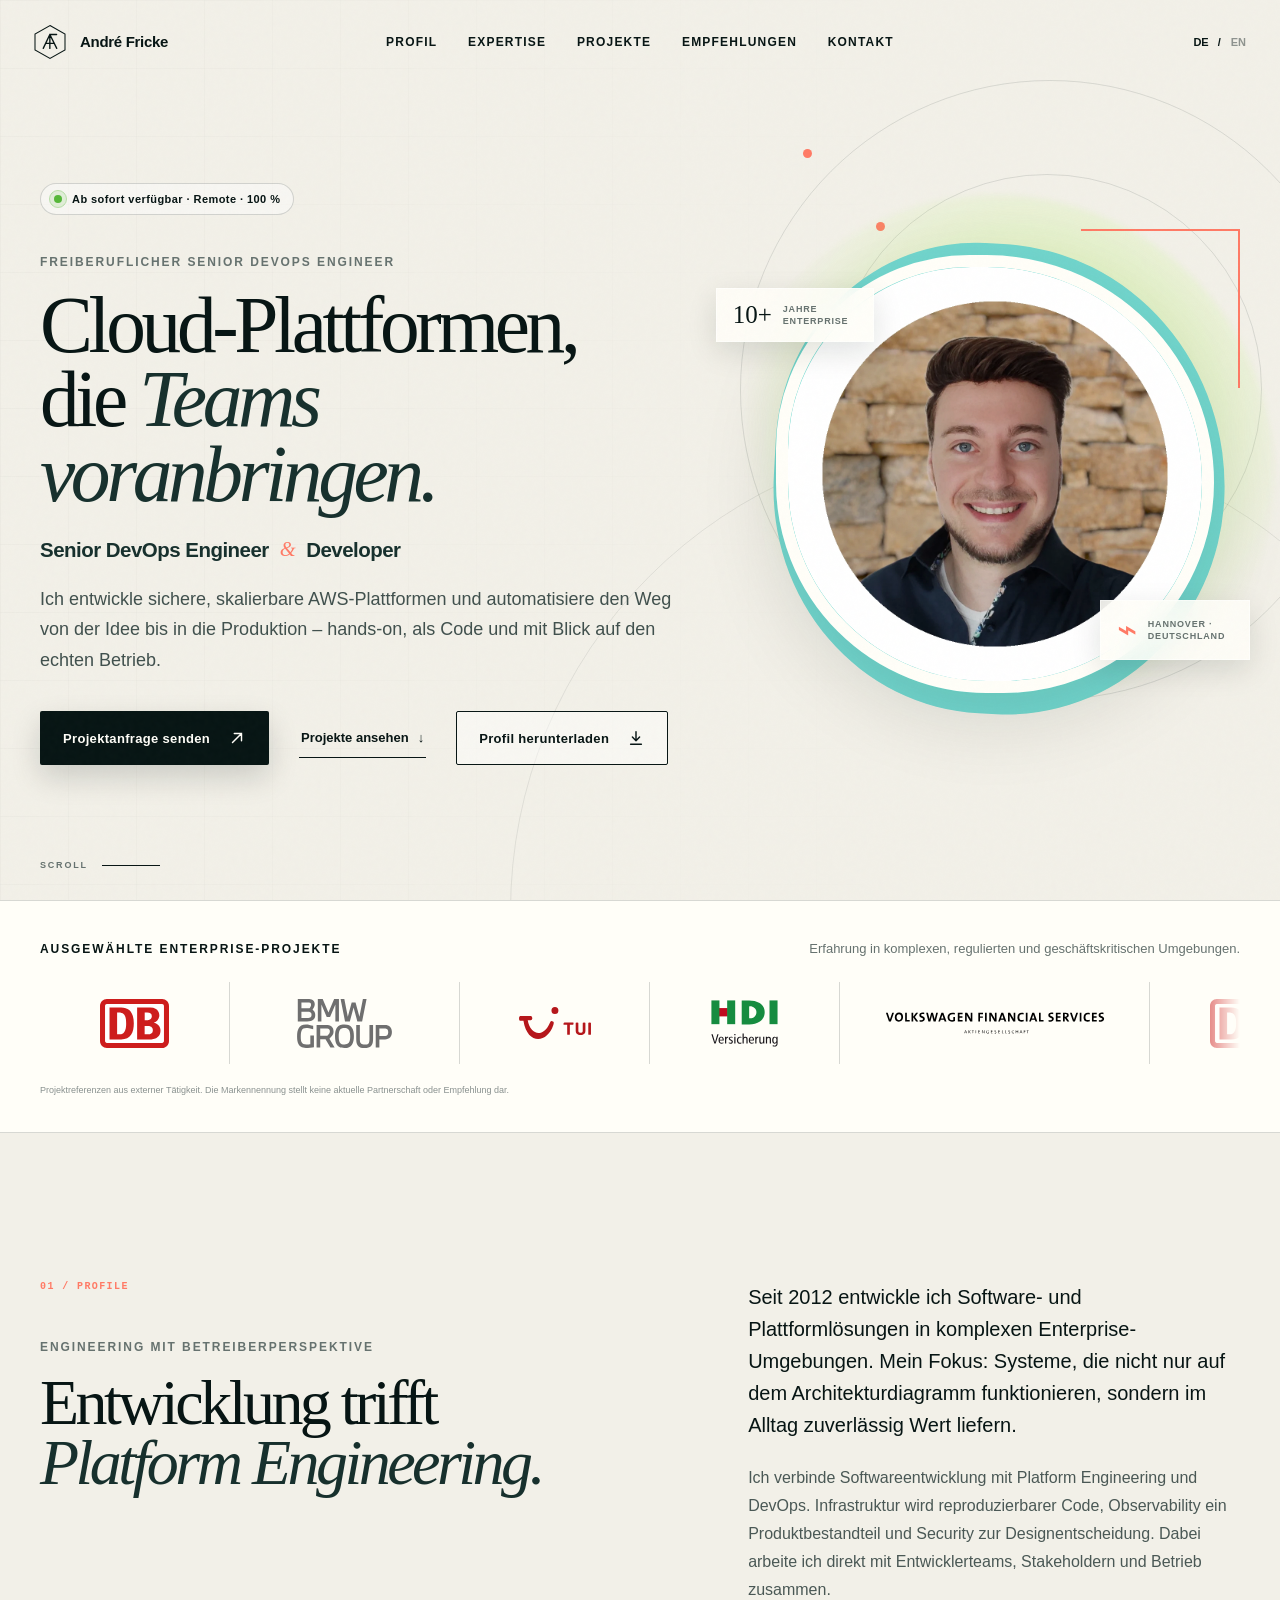
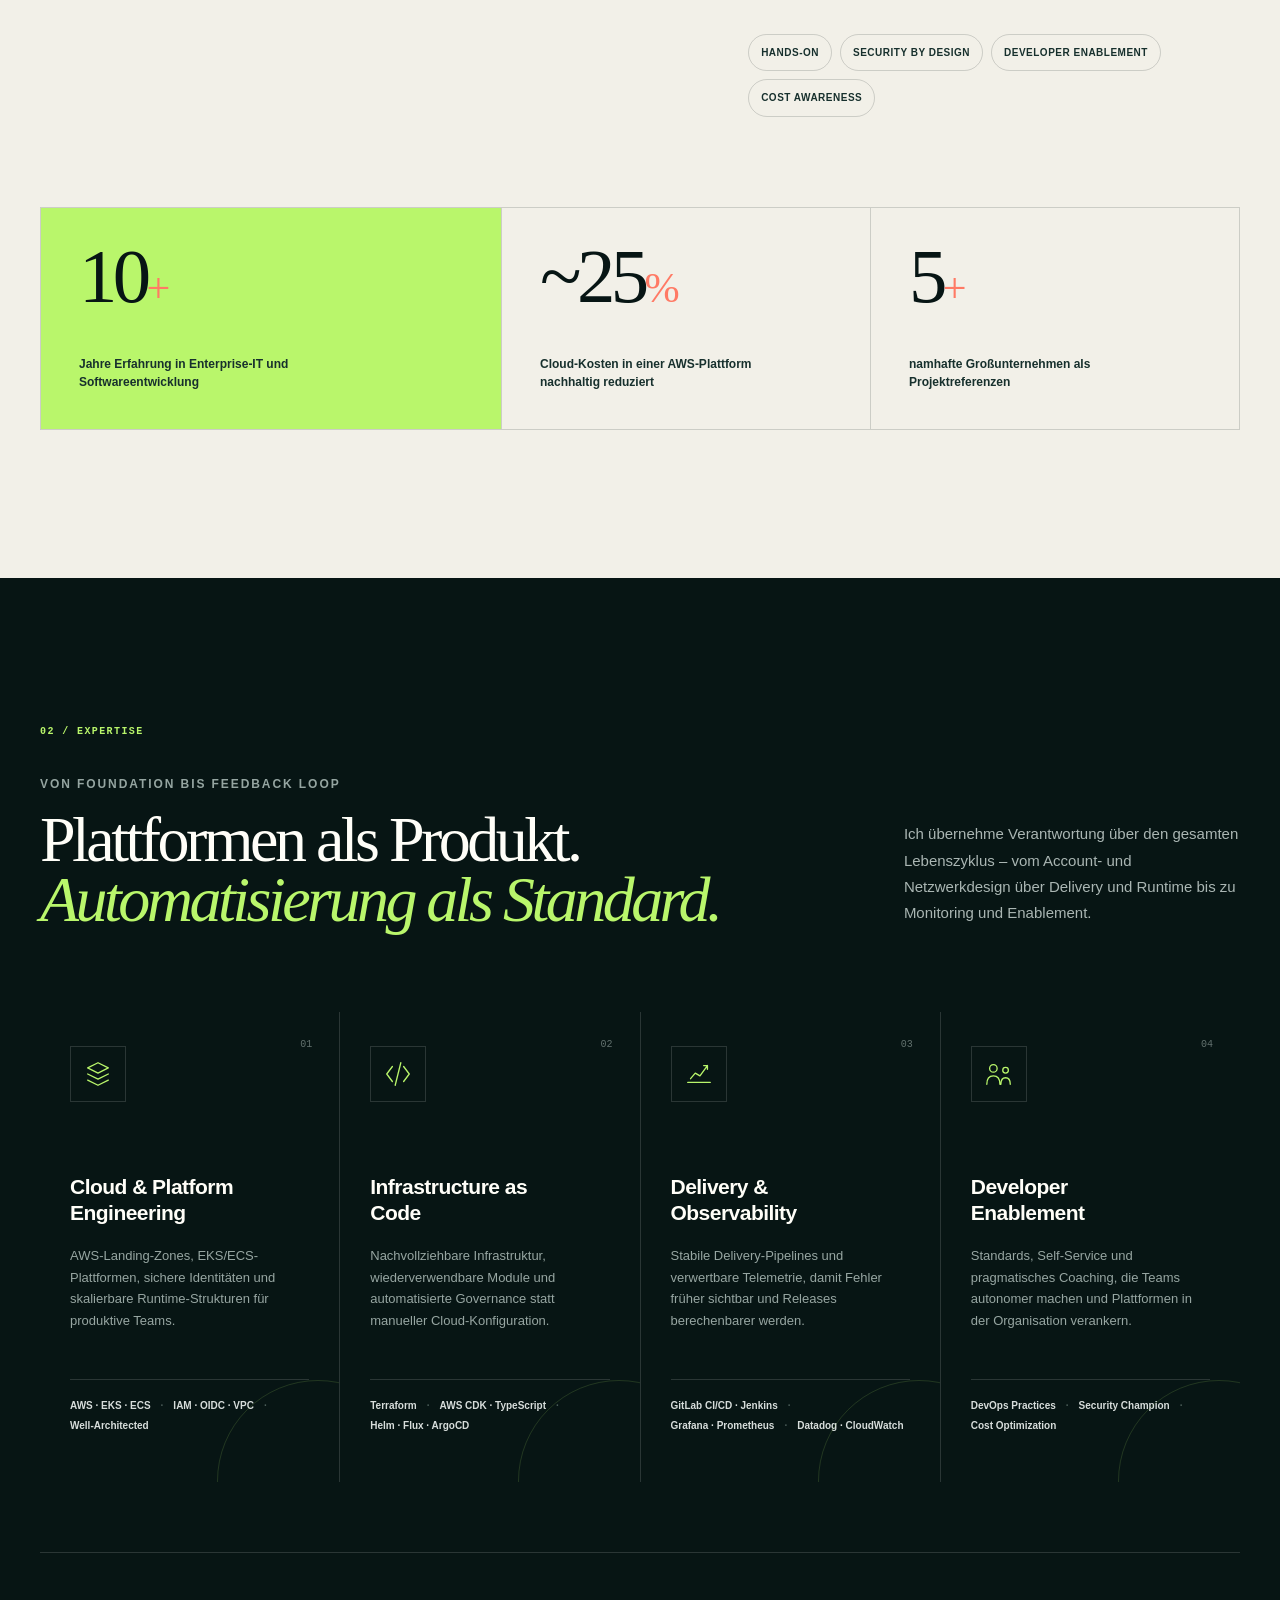
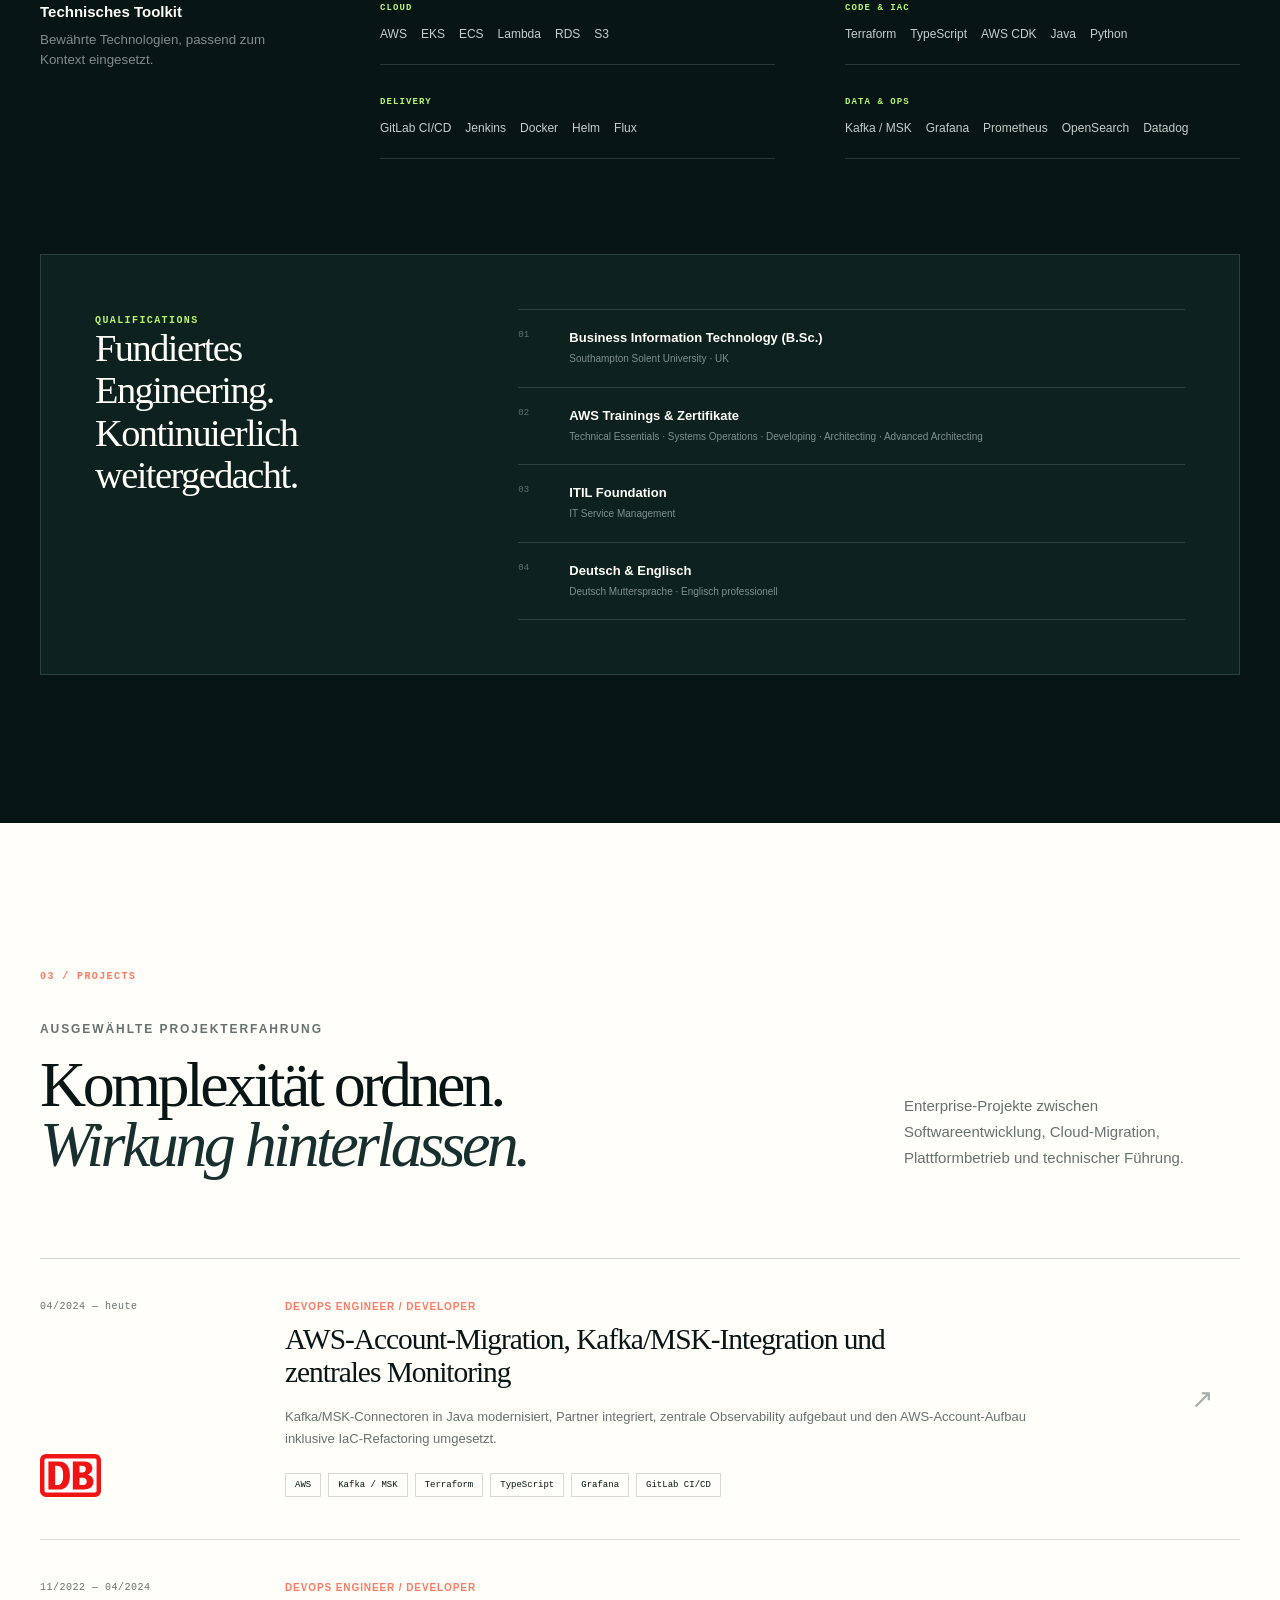
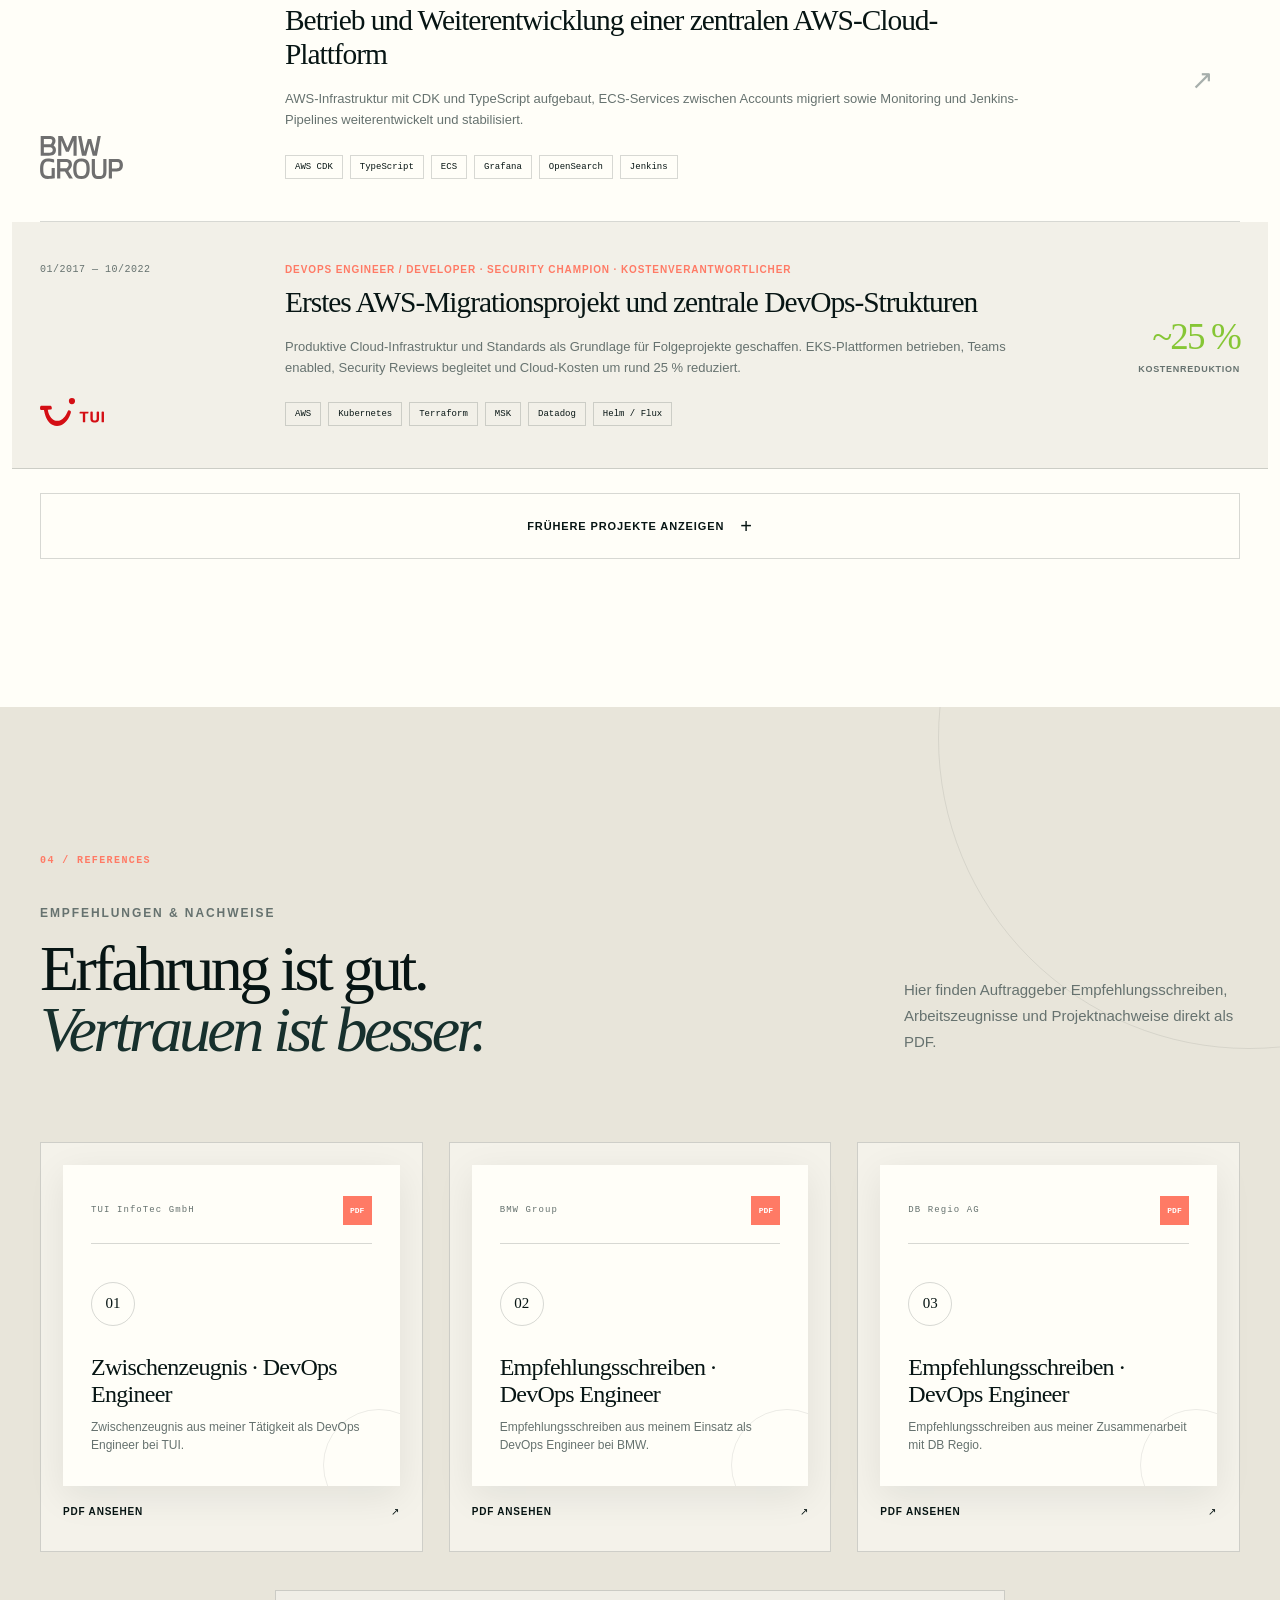
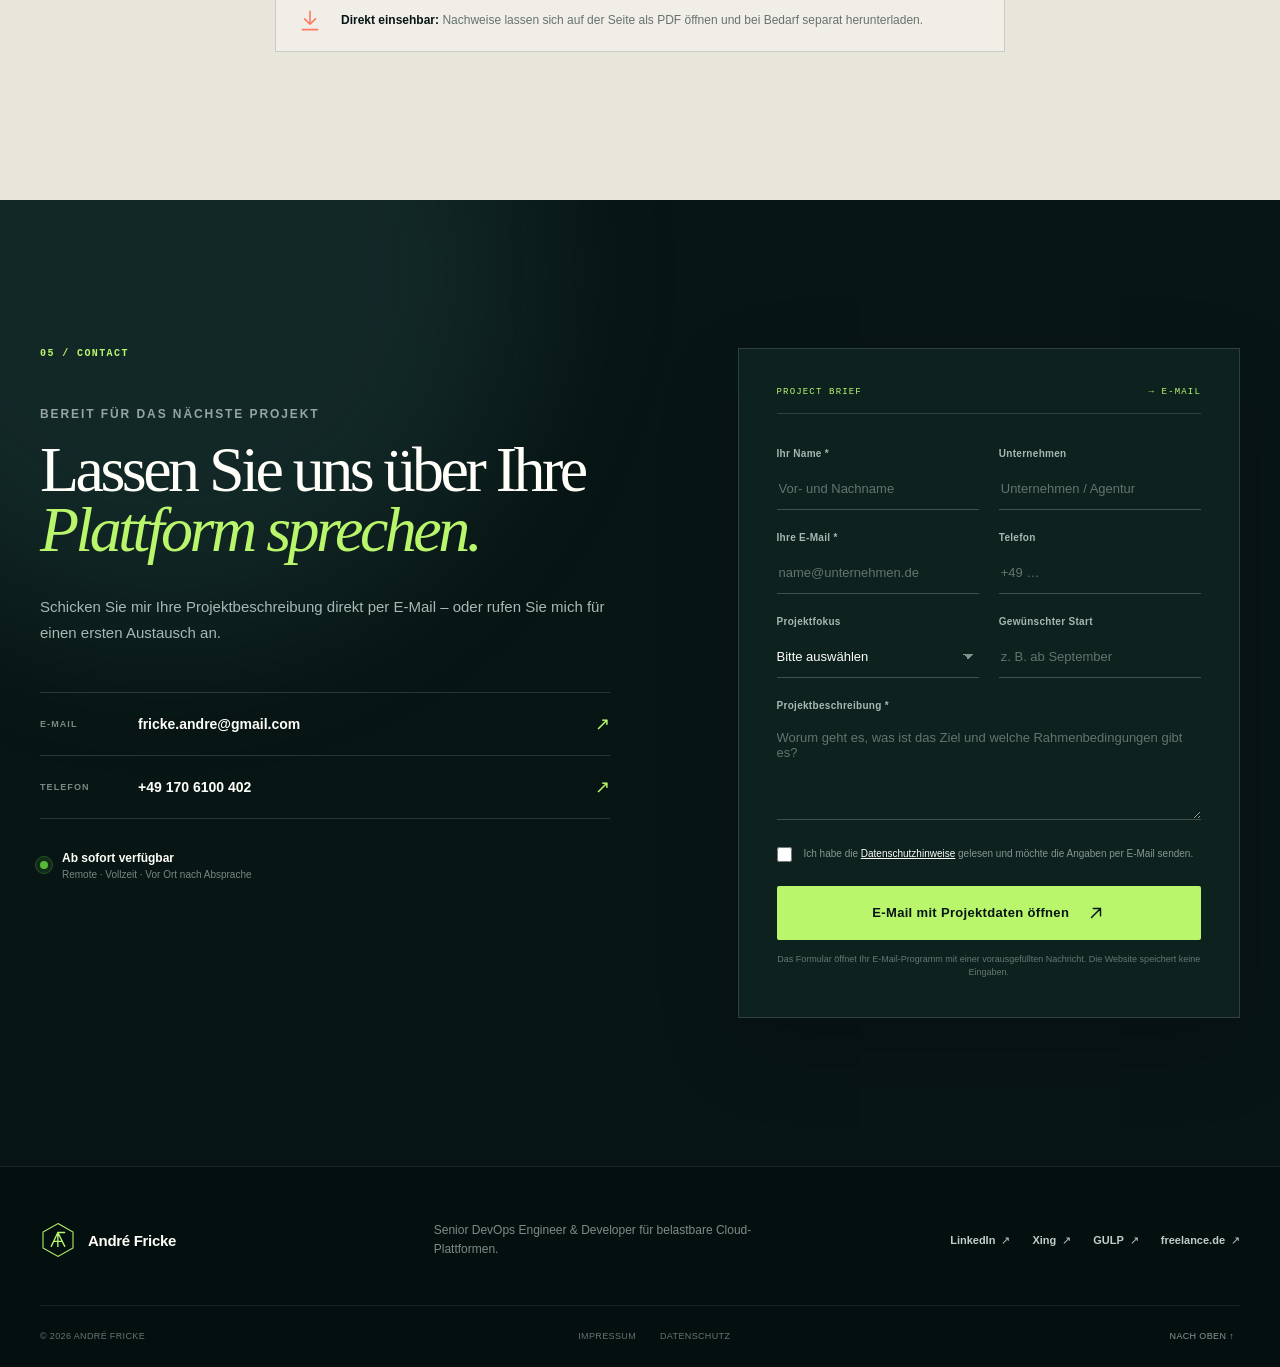
<file: index.html>
<!doctype html>
<html lang="de">
  <head>
    <meta charset="UTF-8" />
    <meta name="viewport" content="width=device-width, initial-scale=1.0" />
    <meta
      name="description"
      content="André Fricke – freiberuflicher Senior DevOps Engineer &amp; Developer für AWS, Platform Engineering, Kubernetes, Terraform, CI/CD und Observability."
    />
    <meta name="theme-color" content="#071514" />
    <meta property="og:type" content="website" />
    <meta property="og:title" content="André Fricke · Senior DevOps Engineer &amp; Developer" />
    <meta
      property="og:description"
      content="Enterprise Cloud Platforms – automatisiert, beobachtbar und für Entwickler gemacht."
    />
    <meta property="og:image" content="assets/profilfoto.png" />
    <title>André Fricke · Senior DevOps Engineer &amp; Developer</title>
    <link rel="icon" href="assets/favicon.svg" type="image/svg+xml" />
    <script>document.documentElement.classList.add("js");</script>
    <link rel="stylesheet" href="styles.css" />
    <script type="application/ld+json">
      {
        "@context": "https://schema.org",
        "@type": "Person",
        "name": "André Fricke",
        "jobTitle": "Senior DevOps Engineer & Developer",
        "email": "mailto:fricke.andre@gmail.com",
        "telephone": "+49 170 6100402",
        "address": {
          "@type": "PostalAddress",
          "streetAddress": "Auf der Heide 2a",
          "postalCode": "30916",
          "addressLocality": "Isernhagen",
          "addressCountry": "DE"
        },
        "knowsAbout": [
          "Amazon Web Services",
          "Platform Engineering",
          "DevOps",
          "Terraform",
          "Kubernetes",
          "CI/CD",
          "Observability",
          "Java",
          "TypeScript"
        ]
      }
    </script>
  </head>
  <body>
    <a class="skip-link" href="#main" data-i18n="skipLink">Zum Inhalt springen</a>

    <div class="page-noise" aria-hidden="true"></div>

    <header class="site-header" data-header>
      <a class="brand" href="#top" aria-label="André Fricke – Startseite">
        <svg class="brand-mark" viewBox="0 0 48 48" aria-hidden="true">
          <path d="M24 2 44 13.5v21L24 46 4 34.5v-21L24 2Z" />
          <path d="M15 32.5 23.8 14 33 32.5M18.6 25.8h10.8M32.8 14h-9v18.5" />
        </svg>
        <span>André Fricke</span>
      </a>

      <button class="menu-toggle" type="button" aria-expanded="false" aria-controls="main-nav" data-menu-toggle>
        <span class="sr-only" data-i18n="menu">Menü</span>
        <span></span><span></span>
      </button>

      <nav class="main-nav" id="main-nav" aria-label="Hauptnavigation" data-nav>
        <a href="#profil" data-i18n="navProfile">Profil</a>
        <a href="#expertise" data-i18n="navExpertise">Expertise</a>
        <a href="#projekte" data-i18n="navProjects">Projekte</a>
        <a href="#empfehlungen" data-i18n="navRecommendations">Empfehlungen</a>
        <a href="#kontakt" data-i18n="navContact">Kontakt</a>
      </nav>

      <div class="language-switch" aria-label="Sprache auswählen">
        <button type="button" class="is-active" data-language="de" aria-pressed="true">DE</button>
        <span aria-hidden="true">/</span>
        <button type="button" data-language="en" aria-pressed="false">EN</button>
      </div>
    </header>

    <main id="main">
      <section class="hero" id="top" aria-labelledby="hero-title">
        <div class="hero-grid" aria-hidden="true"></div>
        <div class="hero-orbit hero-orbit-one" aria-hidden="true"></div>
        <div class="hero-orbit hero-orbit-two" aria-hidden="true"></div>

        <div class="hero-content reveal">
          <div class="availability-pill">
            <span class="pulse-dot" aria-hidden="true"></span>
            <span data-i18n="available">Ab sofort verfügbar · Remote · 100 %</span>
          </div>
          <p class="eyebrow" data-i18n="heroEyebrow">Freiberuflicher Senior DevOps Engineer</p>
          <h1 id="hero-title" data-i18n-html="heroTitle">
            Cloud-Plattformen,<br />die <em>Teams voranbringen.</em>
          </h1>
          <p class="hero-role">Senior DevOps Engineer <span>&amp;</span> Developer</p>
          <p class="hero-intro" data-i18n="heroIntro">
            Ich entwickle sichere, skalierbare AWS-Plattformen und automatisiere den Weg von der Idee bis in die Produktion – hands-on, als Code und mit Blick auf den echten Betrieb.
          </p>
          <div class="hero-actions">
            <a class="button button-primary" href="#kontakt">
              <span data-i18n="sendInquiry">Projektanfrage senden</span>
              <svg viewBox="0 0 20 20" aria-hidden="true"><path d="m5 15 10-10M7 5h8v8" /></svg>
            </a>
            <a class="text-link" href="#projekte">
              <span data-i18n="viewProjects">Projekte ansehen</span>
              <span aria-hidden="true">↓</span>
            </a>
            <a
              class="button button-secondary profile-download"
              href="assets/documents/Andre_Fricke_Profil.pdf"
              download="Andre_Fricke_Profil.pdf"
              type="application/pdf"
            >
              <span data-i18n="downloadProfile">Profil herunterladen</span>
              <svg viewBox="0 0 20 20" aria-hidden="true"><path d="M10 3v10m0 0 4-4m-4 4L6 9M4 17h12" /></svg>
            </a>
          </div>
        </div>

        <div class="hero-visual reveal" data-reveal-delay="150">
          <div class="portrait-frame">
            <div class="portrait-backdrop" aria-hidden="true"></div>
            <picture class="portrait-picture">
              <source srcset="assets/profilfoto.webp" type="image/webp" />
              <img
                src="assets/profilfoto.png"
                alt="Porträt von André Fricke"
                width="1080"
                height="1080"
              />
            </picture>
            <div class="portrait-tag portrait-tag-top">
              <span>10+</span>
              <small data-i18n="yearsEnterprise">Jahre Enterprise</small>
            </div>
            <div class="portrait-tag portrait-tag-bottom">
              <span class="mini-icon">⌁</span>
              <small data-i18n="basedIn">Hannover · Deutschland</small>
            </div>
          </div>
        </div>

        <div class="scroll-cue" aria-hidden="true">
          <span>SCROLL</span>
          <i></i>
        </div>
      </section>

      <section class="client-strip" aria-labelledby="clients-title">
        <div class="section-shell">
          <div class="client-heading">
            <p class="section-kicker" id="clients-title" data-i18n="selectedClients">Ausgewählte Enterprise-Projekte</p>
            <p data-i18n="clientIntro">Erfahrung in komplexen, regulierten und geschäftskritischen Umgebungen.</p>
          </div>
          <div class="logo-track-wrap">
            <div class="logo-track">
              <div class="client-logo"><img src="assets/logos/deutsche-bahn.svg" alt="Deutsche Bahn" /></div>
              <div class="client-logo client-logo-wide"><img src="assets/logos/bmw-group.svg" alt="BMW Group" /></div>
              <div class="client-logo"><img src="assets/logos/tui.svg" alt="TUI" /></div>
              <div class="client-logo"><img src="assets/logos/hdi.svg" alt="HDI" /></div>
              <div class="client-logo client-logo-xwide"><img src="assets/logos/volkswagen-financial-services.svg" alt="Volkswagen Financial Services" /></div>
              <div class="client-logo" aria-hidden="true"><img src="assets/logos/deutsche-bahn.svg" alt="" /></div>
              <div class="client-logo client-logo-wide" aria-hidden="true"><img src="assets/logos/bmw-group.svg" alt="" /></div>
              <div class="client-logo" aria-hidden="true"><img src="assets/logos/tui.svg" alt="" /></div>
              <div class="client-logo" aria-hidden="true"><img src="assets/logos/hdi.svg" alt="" /></div>
              <div class="client-logo client-logo-xwide" aria-hidden="true"><img src="assets/logos/volkswagen-financial-services.svg" alt="" /></div>
            </div>
          </div>
          <p class="brand-note" data-i18n="brandNote">
            Projektreferenzen aus externer Tätigkeit. Die Markennennung stellt keine aktuelle Partnerschaft oder Empfehlung dar.
          </p>
        </div>
      </section>

      <section class="profile section" id="profil" aria-labelledby="profile-title">
        <div class="section-shell profile-layout">
          <div class="section-heading reveal">
            <p class="section-index">01 / PROFILE</p>
            <p class="section-kicker" data-i18n="profileKicker">Engineering mit Betreiberperspektive</p>
            <h2 id="profile-title" data-i18n-html="profileTitle">
              Entwicklung trifft<br /><em>Platform Engineering.</em>
            </h2>
          </div>

          <div class="profile-copy reveal" data-reveal-delay="100">
            <p class="lead" data-i18n="profileLead">
              Seit 2012 entwickle ich Software- und Plattformlösungen in komplexen Enterprise-Umgebungen. Mein Fokus: Systeme, die nicht nur auf dem Architekturdiagramm funktionieren, sondern im Alltag zuverlässig Wert liefern.
            </p>
            <p data-i18n="profileText">
              Ich verbinde Softwareentwicklung mit Platform Engineering und DevOps. Infrastruktur wird reproduzierbarer Code, Observability ein Produktbestandteil und Security zur Designentscheidung. Dabei arbeite ich direkt mit Entwicklerteams, Stakeholdern und Betrieb zusammen.
            </p>
            <div class="principles" aria-label="Arbeitsprinzipien">
              <span>Hands-on</span>
              <span>Security by Design</span>
              <span>Developer Enablement</span>
              <span>Cost Awareness</span>
            </div>
          </div>

          <div class="impact-grid reveal" data-reveal-delay="200">
            <article class="impact-card impact-card-primary">
              <strong>10<span>+</span></strong>
              <p data-i18n="impactYears">Jahre Erfahrung in Enterprise-IT und Softwareentwicklung</p>
            </article>
            <article class="impact-card">
              <strong>~25<span>%</span></strong>
              <p data-i18n="impactSavings">Cloud-Kosten in einer AWS-Plattform nachhaltig reduziert</p>
            </article>
            <article class="impact-card">
              <strong>5<span>+</span></strong>
              <p data-i18n="impactClients">namhafte Großunternehmen als Projektreferenzen</p>
            </article>
          </div>
        </div>
      </section>

      <section class="expertise section section-dark" id="expertise" aria-labelledby="expertise-title">
        <div class="section-shell">
          <div class="section-heading section-heading-row reveal">
            <div>
              <p class="section-index">02 / EXPERTISE</p>
              <p class="section-kicker" data-i18n="expertiseKicker">Von Foundation bis Feedback Loop</p>
              <h2 id="expertise-title" data-i18n-html="expertiseTitle">
                Plattformen als Produkt.<br /><em>Automatisierung als Standard.</em>
              </h2>
            </div>
            <p class="section-summary" data-i18n="expertiseSummary">
              Ich übernehme Verantwortung über den gesamten Lebenszyklus – vom Account- und Netzwerkdesign über Delivery und Runtime bis zu Monitoring und Enablement.
            </p>
          </div>

          <div class="service-grid">
            <article class="service-card reveal">
              <span class="service-number">01</span>
              <div class="service-icon" aria-hidden="true">
                <svg viewBox="0 0 32 32"><path d="M5 22.5 16 28l11-5.5M5 16l11 5.5L27 16M16 4 5 9.5 16 15l11-5.5L16 4Z" /></svg>
              </div>
              <h3 data-i18n="servicePlatformTitle">Cloud &amp; Platform Engineering</h3>
              <p data-i18n="servicePlatformText">AWS-Landing-Zones, EKS/ECS-Plattformen, sichere Identitäten und skalierbare Runtime-Strukturen für produktive Teams.</p>
              <ul><li>AWS · EKS · ECS</li><li>IAM · OIDC · VPC</li><li>Well-Architected</li></ul>
            </article>

            <article class="service-card reveal" data-reveal-delay="70">
              <span class="service-number">02</span>
              <div class="service-icon" aria-hidden="true">
                <svg viewBox="0 0 32 32"><path d="m10 8-6 8 6 8M22 8l6 8-6 8M19 4l-6 24" /></svg>
              </div>
              <h3 data-i18n="serviceIacTitle">Infrastructure as Code</h3>
              <p data-i18n="serviceIacText">Nachvollziehbare Infrastruktur, wiederverwendbare Module und automatisierte Governance statt manueller Cloud-Konfiguration.</p>
              <ul><li>Terraform</li><li>AWS CDK · TypeScript</li><li>Helm · Flux · ArgoCD</li></ul>
            </article>

            <article class="service-card reveal" data-reveal-delay="140">
              <span class="service-number">03</span>
              <div class="service-icon" aria-hidden="true">
                <svg viewBox="0 0 32 32"><path d="M4 25h24M7 21l5-6 5 3 8-11M21 7h4v4" /></svg>
              </div>
              <h3 data-i18n="serviceObservabilityTitle">Delivery &amp; Observability</h3>
              <p data-i18n="serviceObservabilityText">Stabile Delivery-Pipelines und verwertbare Telemetrie, damit Fehler früher sichtbar und Releases berechenbarer werden.</p>
              <ul><li>GitLab CI/CD · Jenkins</li><li>Grafana · Prometheus</li><li>Datadog · CloudWatch</li></ul>
            </article>

            <article class="service-card reveal" data-reveal-delay="210">
              <span class="service-number">04</span>
              <div class="service-icon" aria-hidden="true">
                <svg viewBox="0 0 32 32"><circle cx="10" cy="10" r="4"/><circle cx="23" cy="12" r="3"/><path d="M3 27c0-6 3-9 7-9s7 3 7 9M18 27c0-4.5 2-7 5-7s5 2.5 5 7" /></svg>
              </div>
              <h3 data-i18n="serviceEnablementTitle">Developer Enablement</h3>
              <p data-i18n="serviceEnablementText">Standards, Self-Service und pragmatisches Coaching, die Teams autonomer machen und Plattformen in der Organisation verankern.</p>
              <ul><li>DevOps Practices</li><li>Security Champion</li><li>Cost Optimization</li></ul>
            </article>
          </div>

          <div class="stack-panel reveal">
            <div class="stack-title">
              <span data-i18n="toolbox">Technisches Toolkit</span>
              <small data-i18n="toolboxNote">Bewährte Technologien, passend zum Kontext eingesetzt.</small>
            </div>
            <div class="stack-groups">
              <div class="stack-group"><strong>Cloud</strong><span>AWS</span><span>EKS</span><span>ECS</span><span>Lambda</span><span>RDS</span><span>S3</span></div>
              <div class="stack-group"><strong>Code &amp; IaC</strong><span>Terraform</span><span>TypeScript</span><span>AWS CDK</span><span>Java</span><span>Python</span></div>
              <div class="stack-group"><strong>Delivery</strong><span>GitLab CI/CD</span><span>Jenkins</span><span>Docker</span><span>Helm</span><span>Flux</span></div>
              <div class="stack-group"><strong>Data &amp; Ops</strong><span>Kafka / MSK</span><span>Grafana</span><span>Prometheus</span><span>OpenSearch</span><span>Datadog</span></div>
            </div>
          </div>

          <div class="credentials-panel reveal">
            <div class="credentials-heading">
              <span class="section-index">QUALIFICATIONS</span>
              <h3 data-i18n-html="qualificationsTitle">Fundiertes Engineering.<br />Kontinuierlich weitergedacht.</h3>
            </div>
            <div class="credential-list">
              <article>
                <span>01</span>
                <div>
                  <strong>Business Information Technology (B.Sc.)</strong>
                  <small>Southampton Solent University · UK</small>
                </div>
              </article>
              <article>
                <span>02</span>
                <div>
                  <strong data-i18n="awsTraining">AWS Trainings &amp; Zertifikate</strong>
                  <small>Technical Essentials · Systems Operations · Developing · Architecting · Advanced Architecting</small>
                </div>
              </article>
              <article>
                <span>03</span>
                <div>
                  <strong>ITIL Foundation</strong>
                  <small data-i18n="itilDetail">IT Service Management</small>
                </div>
              </article>
              <article>
                <span>04</span>
                <div>
                  <strong data-i18n="languagesTitle">Deutsch &amp; Englisch</strong>
                  <small data-i18n="languagesDetail">Deutsch Muttersprache · Englisch professionell</small>
                </div>
              </article>
            </div>
          </div>
        </div>
      </section>

      <section class="projects section" id="projekte" aria-labelledby="projects-title">
        <div class="section-shell">
          <div class="section-heading section-heading-row reveal">
            <div>
              <p class="section-index">03 / PROJECTS</p>
              <p class="section-kicker" data-i18n="projectsKicker">Ausgewählte Projekterfahrung</p>
              <h2 id="projects-title" data-i18n-html="projectsTitle">Komplexität ordnen.<br /><em>Wirkung hinterlassen.</em></h2>
            </div>
            <p class="section-summary" data-i18n="projectsSummary">Enterprise-Projekte zwischen Softwareentwicklung, Cloud-Migration, Plattformbetrieb und technischer Führung.</p>
          </div>

          <div class="project-list">
            <article class="project-card reveal">
              <div class="project-meta">
                <time datetime="2024-04" data-i18n="presentProjectDate">04/2024 — heute</time>
                <img src="assets/logos/deutsche-bahn.svg" alt="Deutsche Bahn" />
              </div>
              <div class="project-body">
                <p class="project-role">DevOps Engineer / Developer</p>
                <h3 data-i18n="dbTitle">AWS-Account-Migration, Kafka/MSK-Integration und zentrales Monitoring</h3>
                <p data-i18n="dbText">Kafka/MSK-Connectoren in Java modernisiert, Partner integriert, zentrale Observability aufgebaut und den AWS-Account-Aufbau inklusive IaC-Refactoring umgesetzt.</p>
                <div class="project-tags"><span>AWS</span><span>Kafka / MSK</span><span>Terraform</span><span>TypeScript</span><span>Grafana</span><span>GitLab CI/CD</span></div>
              </div>
              <span class="project-arrow" aria-hidden="true">↗</span>
            </article>

            <article class="project-card reveal">
              <div class="project-meta">
                <time datetime="2022-11">11/2022 — 04/2024</time>
                <img class="project-logo-wide" src="assets/logos/bmw-group.svg" alt="BMW Group" />
              </div>
              <div class="project-body">
                <p class="project-role">DevOps Engineer / Developer</p>
                <h3 data-i18n="bmwTitle">Betrieb und Weiterentwicklung einer zentralen AWS-Cloud-Plattform</h3>
                <p data-i18n="bmwText">AWS-Infrastruktur mit CDK und TypeScript aufgebaut, ECS-Services zwischen Accounts migriert sowie Monitoring und Jenkins-Pipelines weiterentwickelt und stabilisiert.</p>
                <div class="project-tags"><span>AWS CDK</span><span>TypeScript</span><span>ECS</span><span>Grafana</span><span>OpenSearch</span><span>Jenkins</span></div>
              </div>
              <span class="project-arrow" aria-hidden="true">↗</span>
            </article>

            <article class="project-card project-card-featured reveal">
              <div class="project-meta">
                <time datetime="2017-01">01/2017 — 10/2022</time>
                <img src="assets/logos/tui.svg" alt="TUI" />
              </div>
              <div class="project-body">
                <p class="project-role" data-i18n="tuiRole">DevOps Engineer / Developer · Security Champion · Kostenverantwortlicher</p>
                <h3 data-i18n="tuiTitle">Erstes AWS-Migrationsprojekt und zentrale DevOps-Strukturen</h3>
                <p data-i18n="tuiText">Produktive Cloud-Infrastruktur und Standards als Grundlage für Folgeprojekte geschaffen. EKS-Plattformen betrieben, Teams enabled, Security Reviews begleitet und Cloud-Kosten um rund 25 % reduziert.</p>
                <div class="project-tags"><span>AWS</span><span>Kubernetes</span><span>Terraform</span><span>MSK</span><span>Datadog</span><span>Helm / Flux</span></div>
              </div>
              <div class="project-result"><strong>~25 %</strong><span data-i18n="costReduction">Kostenreduktion</span></div>
            </article>

            <div class="project-archive" id="project-archive" hidden>
              <article class="project-card">
                <div class="project-meta">
                  <time datetime="2016-06">06/2016 — 12/2016</time>
                  <img src="assets/logos/hdi.svg" alt="HDI" />
                </div>
                <div class="project-body">
                  <p class="project-role" data-i18n="hdiRole">Product Owner Automation</p>
                  <h3 data-i18n="hdiTitle">Aufbau einer neuen Automic-Automatisierungslandschaft</h3>
                  <p data-i18n="hdiText">Produktverantwortung, technische Leitung und Lead-Architektur für eine neue UC4-Landschaft sowie Einführung von Kanban und Stakeholdersteuerung.</p>
                  <div class="project-tags"><span>Automic / UC4</span><span>Product Ownership</span><span>Kanban</span><span>Jira</span></div>
                </div>
                <span class="project-arrow" aria-hidden="true">↗</span>
              </article>

              <article class="project-card">
                <div class="project-meta">
                  <time datetime="2014-11">11/2014 — 01/2016</time>
                  <img class="project-logo-xwide" src="assets/logos/volkswagen-financial-services.svg" alt="Volkswagen Financial Services" />
                </div>
                <div class="project-body">
                  <p class="project-role" data-i18n="vwRole">External Developer</p>
                  <h3 data-i18n="vwTitle">Monitoring-Software für Automatisierungsprozesse</h3>
                  <p data-i18n="vwText">Monitoring-Lösung für Automic-Prozesse mit Java, JavaScript und Shell-Skripten entwickelt und in bestehende Systemlandschaften integriert.</p>
                  <div class="project-tags"><span>Java</span><span>JavaScript</span><span>Shell</span><span>Automic / UC4</span></div>
                </div>
                <span class="project-arrow" aria-hidden="true">↗</span>
              </article>

              <article class="project-card">
                <div class="project-meta project-meta-text">
                  <time datetime="2013-08">08/2013 — 07/2014</time>
                  <strong>QABEL</strong>
                </div>
                <div class="project-body">
                  <p class="project-role" data-i18n="qabelRole">Software Developer &amp; Team Lead</p>
                  <h3 data-i18n="qabelTitle">Open-Source Cloudplattform und Synchronisationsservice</h3>
                  <p data-i18n="qabelText">Ein Entwicklerteam geleitet und den zentralen Synchronisationsservice einer Cloudplattform in C++ mitentwickelt.</p>
                  <div class="project-tags"><span>C++</span><span>Qt</span><span>Microservices</span><span>Team Leadership</span></div>
                </div>
                <span class="project-arrow" aria-hidden="true">↗</span>
              </article>
            </div>

            <button class="archive-toggle" type="button" aria-expanded="false" aria-controls="project-archive" data-archive-toggle>
              <span data-i18n="showArchive">Frühere Projekte anzeigen</span>
              <span class="archive-toggle-icon" aria-hidden="true">+</span>
            </button>
          </div>
        </div>
      </section>

      <section class="recommendations section" id="empfehlungen" aria-labelledby="recommendations-title">
        <div class="section-shell">
          <div class="section-heading section-heading-row reveal">
            <div>
              <p class="section-index">04 / REFERENCES</p>
              <p class="section-kicker" data-i18n="recommendationsKicker">Empfehlungen &amp; Nachweise</p>
              <h2 id="recommendations-title" data-i18n-html="recommendationsTitle">Erfahrung ist gut.<br /><em>Vertrauen ist besser.</em></h2>
            </div>
            <p class="section-summary" data-i18n="recommendationsSummary">Hier finden Auftraggeber Empfehlungsschreiben, Arbeitszeugnisse und Projektnachweise direkt als PDF.</p>
          </div>

          <div class="document-stage reveal" data-recommendations>
            <!-- Recommendation cards are rendered from the configuration in script.js. -->
          </div>

          <div class="recommendation-note reveal">
            <svg viewBox="0 0 24 24" aria-hidden="true"><path d="M12 3v12m0 0 5-5m-5 5-5-5M5 20h14" /></svg>
            <p data-i18n-html="recommendationHint"><strong>Direkt einsehbar:</strong> Nachweise lassen sich auf der Seite als PDF öffnen und bei Bedarf separat herunterladen.</p>
          </div>
        </div>
      </section>

      <section class="contact section section-dark" id="kontakt" aria-labelledby="contact-title">
        <div class="contact-glow" aria-hidden="true"></div>
        <div class="section-shell contact-layout">
          <div class="contact-intro reveal">
            <p class="section-index">05 / CONTACT</p>
            <p class="section-kicker" data-i18n="contactKicker">Bereit für das nächste Projekt</p>
            <h2 id="contact-title" data-i18n-html="contactTitle">Lassen Sie uns über Ihre<br /><em>Plattform sprechen.</em></h2>
            <p data-i18n="contactIntro">Schicken Sie mir Ihre Projektbeschreibung direkt per E-Mail – oder rufen Sie mich für einen ersten Austausch an.</p>

            <div class="direct-contact">
              <a href="mailto:fricke.andre@gmail.com">
                <span data-i18n="emailLabel">E-Mail</span>
                <strong>fricke.andre@gmail.com</strong>
                <i aria-hidden="true">↗</i>
              </a>
              <a href="tel:+491706100402">
                <span data-i18n="phoneLabel">Telefon</span>
                <strong>+49 170 6100 402</strong>
                <i aria-hidden="true">↗</i>
              </a>
            </div>

            <div class="contact-status">
              <span class="pulse-dot" aria-hidden="true"></span>
              <div><strong data-i18n="availabilityStatus">Ab sofort verfügbar</strong><small data-i18n="availabilityDetails">Remote · Vollzeit · Vor Ort nach Absprache</small></div>
            </div>
          </div>

          <form class="contact-form reveal" data-reveal-delay="120" data-contact-form>
            <div class="form-heading">
              <span>PROJECT BRIEF</span>
              <span>→ E-MAIL</span>
            </div>
            <div class="field-row">
              <label>
                <span data-i18n="formName">Ihr Name *</span>
                <input type="text" name="name" autocomplete="name" required data-i18n-placeholder="formNamePlaceholder" placeholder="Vor- und Nachname" />
              </label>
              <label>
                <span data-i18n="formCompany">Unternehmen</span>
                <input type="text" name="company" autocomplete="organization" data-i18n-placeholder="formCompanyPlaceholder" placeholder="Unternehmen / Agentur" />
              </label>
            </div>
            <div class="field-row">
              <label>
                <span data-i18n="formEmail">Ihre E-Mail *</span>
                <input type="email" name="email" autocomplete="email" required placeholder="name@unternehmen.de" />
              </label>
              <label>
                <span data-i18n="formPhone">Telefon</span>
                <input type="tel" name="phone" autocomplete="tel" placeholder="+49 …" />
              </label>
            </div>
            <div class="field-row">
              <label>
                <span data-i18n="formProjectType">Projektfokus</span>
                <select name="focus">
                  <option value="" data-i18n="formChoose">Bitte auswählen</option>
                  <option value="Platform Engineering">Platform Engineering</option>
                  <option value="AWS / Cloud Migration">AWS / Cloud Migration</option>
                  <option value="Infrastructure as Code">Infrastructure as Code</option>
                  <option value="CI/CD &amp; Observability">CI/CD &amp; Observability</option>
                  <option value="Java / Development">Java / Development</option>
                  <option value="Other" data-i18n="formOther">Anderer Fokus</option>
                </select>
              </label>
              <label>
                <span data-i18n="formStart">Gewünschter Start</span>
                <input type="text" name="start" data-i18n-placeholder="formStartPlaceholder" placeholder="z. B. ab September" />
              </label>
            </div>
            <label>
              <span data-i18n="formMessage">Projektbeschreibung *</span>
              <textarea name="message" rows="5" required data-i18n-placeholder="formMessagePlaceholder" placeholder="Worum geht es, was ist das Ziel und welche Rahmenbedingungen gibt es?"></textarea>
            </label>
            <label class="checkbox-field">
              <input type="checkbox" name="privacy" required />
              <span data-i18n-html="formPrivacy">Ich habe die <a href="datenschutz.html">Datenschutzhinweise</a> gelesen und möchte die Angaben per E-Mail senden.</span>
            </label>
            <button class="button button-primary form-submit" type="submit">
              <span data-i18n="openEmail">E-Mail mit Projektdaten öffnen</span>
              <svg viewBox="0 0 20 20" aria-hidden="true"><path d="m5 15 10-10M7 5h8v8" /></svg>
            </button>
            <p class="form-note" data-i18n="formNote">Das Formular öffnet Ihr E-Mail-Programm mit einer vorausgefüllten Nachricht. Die Website speichert keine Eingaben.</p>
          </form>
        </div>
      </section>
    </main>

    <footer class="site-footer">
      <div class="section-shell footer-top">
        <a class="brand brand-footer" href="#top" aria-label="Zurück zum Seitenanfang">
          <svg class="brand-mark" viewBox="0 0 48 48" aria-hidden="true">
            <path d="M24 2 44 13.5v21L24 46 4 34.5v-21L24 2Z" />
            <path d="M15 32.5 23.8 14 33 32.5M18.6 25.8h10.8M32.8 14h-9v18.5" />
          </svg>
          <span>André Fricke</span>
        </a>
        <p data-i18n="footerClaim">Senior DevOps Engineer &amp; Developer für belastbare Cloud-Plattformen.</p>
        <div class="social-links" data-social-links>
          <a href="#" data-social="linkedin" aria-disabled="true">LinkedIn <span>↗</span></a>
          <a href="#" data-social="xing" aria-disabled="true">Xing <span>↗</span></a>
          <a href="#" data-social="gulp" aria-disabled="true">GULP <span>↗</span></a>
          <a href="#" data-social="freelance" aria-disabled="true">freelance.de <span>↗</span></a>
        </div>
      </div>
      <div class="section-shell footer-bottom">
        <span>© <span data-current-year></span> André Fricke</span>
        <div>
          <a href="impressum.html" data-i18n="imprint">Impressum</a>
          <a href="datenschutz.html" data-i18n="privacy">Datenschutz</a>
        </div>
        <button type="button" class="back-to-top" data-back-to-top><span data-i18n="backToTop">Nach oben</span> ↑</button>
      </div>
    </footer>

    <dialog class="pdf-dialog" data-pdf-dialog aria-labelledby="pdf-dialog-title">
      <div class="pdf-dialog-bar">
        <strong id="pdf-dialog-title" data-pdf-title>Empfehlungsschreiben</strong>
        <div>
          <a href="#" target="_blank" rel="noopener" data-pdf-download data-i18n="openPdfNew">PDF separat öffnen</a>
          <button type="button" data-dialog-close aria-label="Schließen">×</button>
        </div>
      </div>
      <iframe title="PDF-Vorschau" data-pdf-frame></iframe>
    </dialog>

    <div class="toast" role="status" aria-live="polite" data-toast></div>
    <noscript>
      <div class="noscript">Für Sprachumschaltung und Kontaktformular ist JavaScript erforderlich. Sie erreichen André Fricke direkt unter fricke.andre@gmail.com.</div>
    </noscript>
    <script src="script.js" defer></script>
  </body>
</html>
</file>
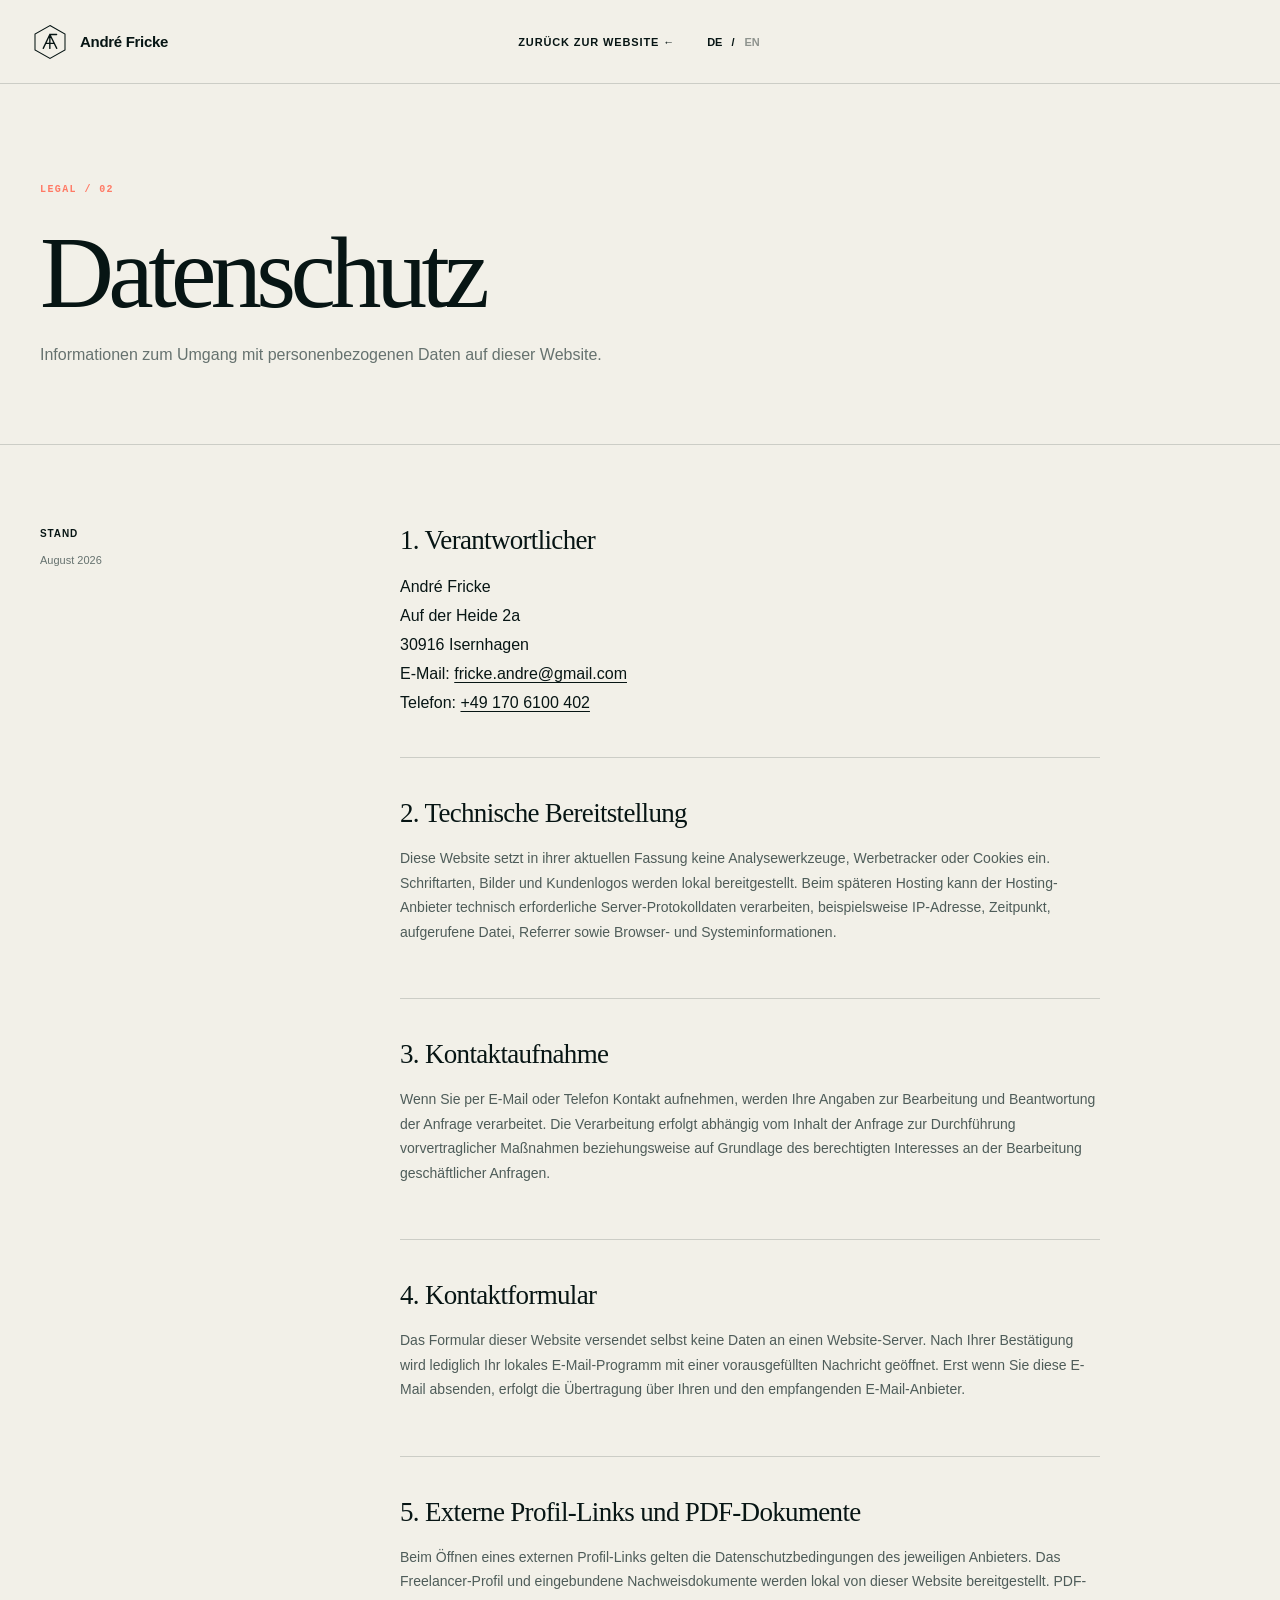
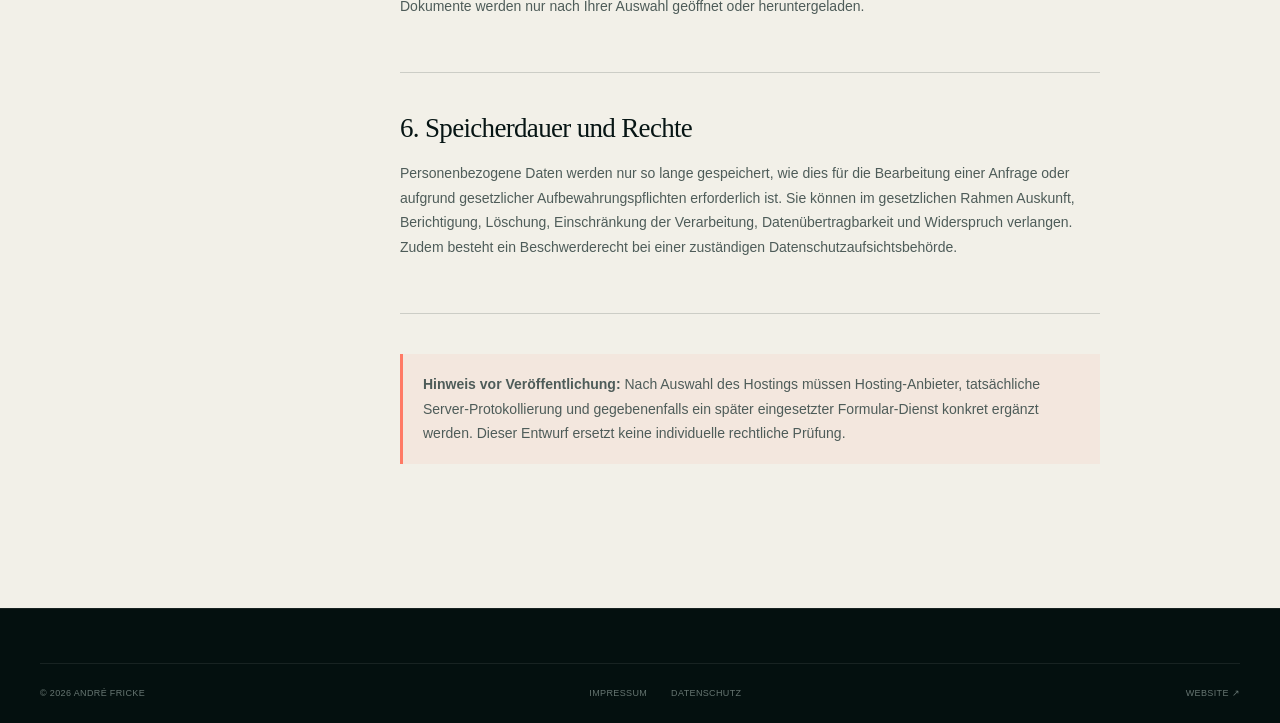
<file: datenschutz.html>
<!doctype html>
<html lang="de">
  <head>
    <meta charset="UTF-8" />
    <meta name="viewport" content="width=device-width, initial-scale=1.0" />
    <meta name="robots" content="noindex" />
    <meta name="theme-color" content="#f2f0e8" />
    <title>Datenschutz · André Fricke</title>
    <link rel="icon" href="assets/favicon.svg" type="image/svg+xml" />
    <link rel="stylesheet" href="styles.css" />
  </head>
  <body class="legal-page">
    <a class="skip-link" href="#legal-content">Zum Inhalt springen</a>
    <header class="site-header">
      <a class="brand" href="index.html" aria-label="André Fricke – Startseite">
        <svg class="brand-mark" viewBox="0 0 48 48" aria-hidden="true">
          <path d="M24 2 44 13.5v21L24 46 4 34.5v-21L24 2Z" />
          <path d="M15 32.5 23.8 14 33 32.5M18.6 25.8h10.8M32.8 14h-9v18.5" />
        </svg>
        <span>André Fricke</span>
      </a>
      <div class="legal-header-actions">
        <a class="legal-back" href="index.html"><span data-back-label>Zurück zur Website</span> ←</a>
        <div class="language-switch" aria-label="Sprache auswählen">
          <button type="button" class="is-active" data-language="de" aria-pressed="true">DE</button><span>/</span>
          <button type="button" data-language="en" aria-pressed="false">EN</button>
        </div>
      </div>
    </header>

    <main id="legal-content">
      <div data-lang-section="de">
        <section class="legal-hero">
          <div class="section-shell">
            <p class="section-index">LEGAL / 02</p>
            <h1>Datenschutz</h1>
            <p>Informationen zum Umgang mit personenbezogenen Daten auf dieser Website.</p>
          </div>
        </section>
        <div class="section-shell legal-content">
          <aside class="legal-sidebar"><strong>Stand</strong><span>August 2026</span></aside>
          <div class="legal-copy">
            <section>
              <h2>1. Verantwortlicher</h2>
              <address>
                André Fricke<br />
                Auf der Heide 2a<br />
                30916 Isernhagen<br />
                E-Mail: <a href="mailto:fricke.andre@gmail.com">fricke.andre@gmail.com</a><br />
                Telefon: <a href="tel:+491706100402">+49 170 6100 402</a>
              </address>
            </section>
            <section>
              <h2>2. Technische Bereitstellung</h2>
              <p>Diese Website setzt in ihrer aktuellen Fassung keine Analysewerkzeuge, Werbetracker oder Cookies ein. Schriftarten, Bilder und Kundenlogos werden lokal bereitgestellt. Beim späteren Hosting kann der Hosting-Anbieter technisch erforderliche Server-Protokolldaten verarbeiten, beispielsweise IP-Adresse, Zeitpunkt, aufgerufene Datei, Referrer sowie Browser- und Systeminformationen.</p>
            </section>
            <section>
              <h2>3. Kontaktaufnahme</h2>
              <p>Wenn Sie per E-Mail oder Telefon Kontakt aufnehmen, werden Ihre Angaben zur Bearbeitung und Beantwortung der Anfrage verarbeitet. Die Verarbeitung erfolgt abhängig vom Inhalt der Anfrage zur Durchführung vorvertraglicher Maßnahmen beziehungsweise auf Grundlage des berechtigten Interesses an der Bearbeitung geschäftlicher Anfragen.</p>
            </section>
            <section>
              <h2>4. Kontaktformular</h2>
              <p>Das Formular dieser Website versendet selbst keine Daten an einen Website-Server. Nach Ihrer Bestätigung wird lediglich Ihr lokales E-Mail-Programm mit einer vorausgefüllten Nachricht geöffnet. Erst wenn Sie diese E-Mail absenden, erfolgt die Übertragung über Ihren und den empfangenden E-Mail-Anbieter.</p>
            </section>
            <section>
              <h2>5. Externe Profil-Links und PDF-Dokumente</h2>
              <p>Beim Öffnen eines externen Profil-Links gelten die Datenschutzbedingungen des jeweiligen Anbieters. Das Freelancer-Profil und eingebundene Nachweisdokumente werden lokal von dieser Website bereitgestellt. PDF-Dokumente werden nur nach Ihrer Auswahl geöffnet oder heruntergeladen.</p>
            </section>
            <section>
              <h2>6. Speicherdauer und Rechte</h2>
              <p>Personenbezogene Daten werden nur so lange gespeichert, wie dies für die Bearbeitung einer Anfrage oder aufgrund gesetzlicher Aufbewahrungspflichten erforderlich ist. Sie können im gesetzlichen Rahmen Auskunft, Berichtigung, Löschung, Einschränkung der Verarbeitung, Datenübertragbarkeit und Widerspruch verlangen. Zudem besteht ein Beschwerderecht bei einer zuständigen Datenschutzaufsichtsbehörde.</p>
            </section>
            <p class="legal-review-note"><strong>Hinweis vor Veröffentlichung:</strong> Nach Auswahl des Hostings müssen Hosting-Anbieter, tatsächliche Server-Protokollierung und gegebenenfalls ein später eingesetzter Formular-Dienst konkret ergänzt werden. Dieser Entwurf ersetzt keine individuelle rechtliche Prüfung.</p>
          </div>
        </div>
      </div>

      <div data-lang-section="en" hidden>
        <section class="legal-hero">
          <div class="section-shell">
            <p class="section-index">LEGAL / 02</p>
            <h1>Privacy</h1>
            <p>Information on the handling of personal data on this website. The German version is the primary legal text.</p>
          </div>
        </section>
        <div class="section-shell legal-content">
          <aside class="legal-sidebar"><strong>Last updated</strong><span>August 2026</span></aside>
          <div class="legal-copy">
            <section>
              <h2>1. Controller</h2>
              <address>
                André Fricke<br />
                Auf der Heide 2a<br />
                30916 Isernhagen<br />
                Email: <a href="mailto:fricke.andre@gmail.com">fricke.andre@gmail.com</a><br />
                Phone: <a href="tel:+491706100402">+49 170 6100 402</a>
              </address>
            </section>
            <section>
              <h2>2. Technical delivery</h2>
              <p>The current version of this website does not use analytics, advertising trackers or cookies. Fonts, images and client logos are served locally. Once the website is hosted, the hosting provider may process technically necessary server log data such as IP address, time, requested file, referrer, browser and system information.</p>
            </section>
            <section>
              <h2>3. Contact</h2>
              <p>If you contact me by email or phone, your information is processed to handle and answer the enquiry. Depending on the enquiry, processing is carried out for pre-contractual steps or on the basis of a legitimate interest in handling business enquiries.</p>
            </section>
            <section>
              <h2>4. Contact form</h2>
              <p>The form does not itself transmit data to a website server. After confirmation, it only opens your local email application with a pre-filled message. Data is transmitted via your and the recipient's email providers only when you send that email.</p>
            </section>
            <section>
              <h2>5. External profiles and PDF documents</h2>
              <p>When you open an external profile, that provider's privacy terms apply. The freelancer profile and embedded credential documents are provided locally by this website. PDF documents are opened or downloaded only after you select them.</p>
            </section>
            <section>
              <h2>6. Retention and rights</h2>
              <p>Personal data is retained only for as long as required to handle an enquiry or meet statutory retention duties. Subject to applicable law, you may request access, correction, erasure, restriction, portability and object to processing. You also have the right to complain to a competent data protection authority.</p>
            </section>
            <p class="legal-review-note"><strong>Before publishing:</strong> Once hosting is selected, add the hosting provider, actual server logging and any form service used later. This draft is not a substitute for individual legal review.</p>
          </div>
        </div>
      </div>
    </main>

    <footer class="site-footer">
      <div class="section-shell footer-bottom">
        <span>© <span data-current-year></span> André Fricke</span>
        <div><a href="impressum.html">Impressum</a><a href="datenschutz.html">Datenschutz</a></div>
        <a href="index.html">Website ↗</a>
      </div>
    </footer>
    <script src="legal.js" defer></script>
  </body>
</html>
</file>
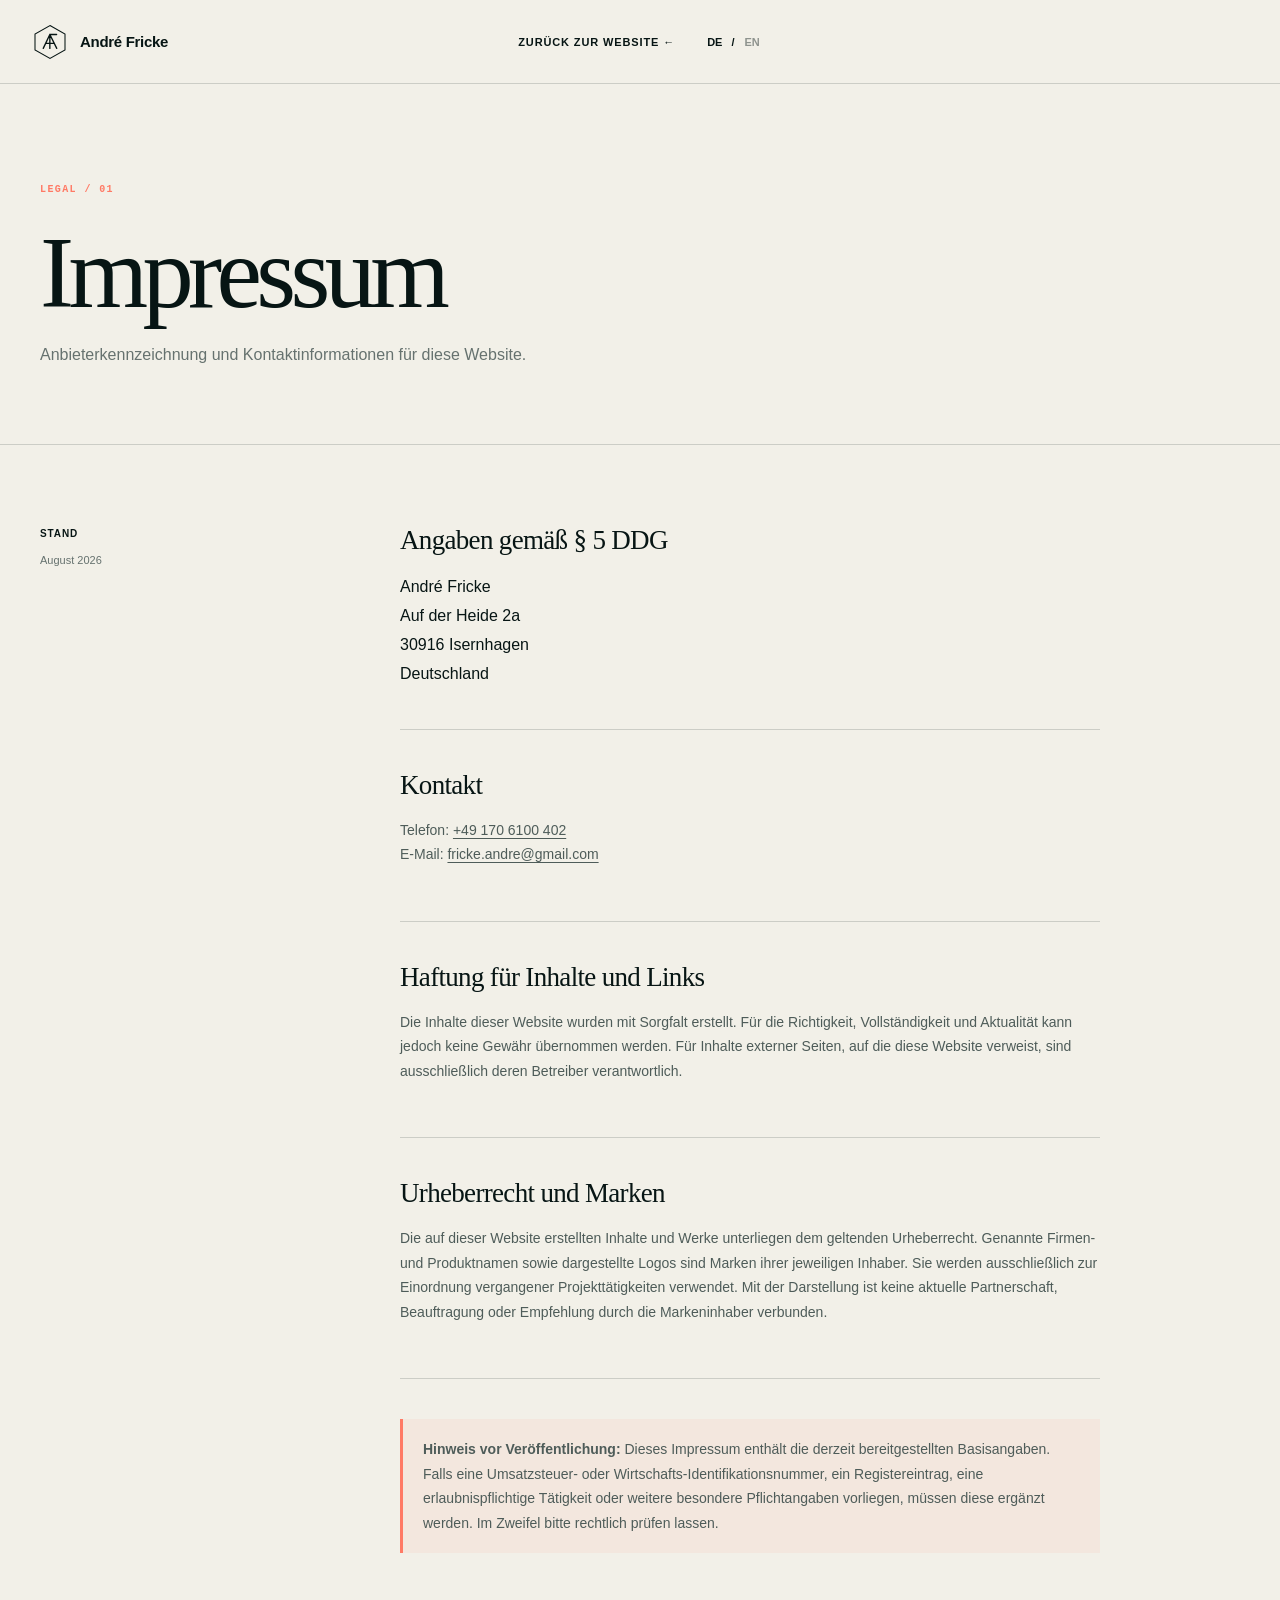
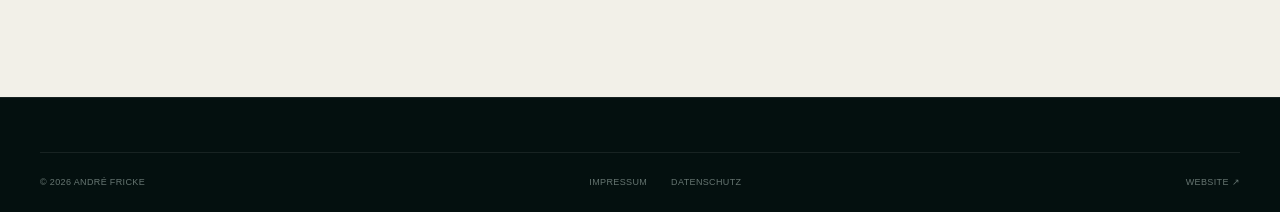
<file: impressum.html>
<!doctype html>
<html lang="de">
  <head>
    <meta charset="UTF-8" />
    <meta name="viewport" content="width=device-width, initial-scale=1.0" />
    <meta name="robots" content="noindex" />
    <meta name="theme-color" content="#f2f0e8" />
    <title>Impressum · André Fricke</title>
    <link rel="icon" href="assets/favicon.svg" type="image/svg+xml" />
    <link rel="stylesheet" href="styles.css" />
  </head>
  <body class="legal-page">
    <a class="skip-link" href="#legal-content">Zum Inhalt springen</a>
    <header class="site-header">
      <a class="brand" href="index.html" aria-label="André Fricke – Startseite">
        <svg class="brand-mark" viewBox="0 0 48 48" aria-hidden="true">
          <path d="M24 2 44 13.5v21L24 46 4 34.5v-21L24 2Z" />
          <path d="M15 32.5 23.8 14 33 32.5M18.6 25.8h10.8M32.8 14h-9v18.5" />
        </svg>
        <span>André Fricke</span>
      </a>
      <div class="legal-header-actions">
        <a class="legal-back" href="index.html"><span data-back-label>Zurück zur Website</span> ←</a>
        <div class="language-switch" aria-label="Sprache auswählen">
          <button type="button" class="is-active" data-language="de" aria-pressed="true">DE</button><span>/</span>
          <button type="button" data-language="en" aria-pressed="false">EN</button>
        </div>
      </div>
    </header>

    <main id="legal-content">
      <div data-lang-section="de">
        <section class="legal-hero">
          <div class="section-shell">
            <p class="section-index">LEGAL / 01</p>
            <h1>Impressum</h1>
            <p>Anbieterkennzeichnung und Kontaktinformationen für diese Website.</p>
          </div>
        </section>
        <div class="section-shell legal-content">
          <aside class="legal-sidebar"><strong>Stand</strong><span data-legal-date>August 2026</span></aside>
          <div class="legal-copy">
            <section>
              <h2>Angaben gemäß § 5 DDG</h2>
              <address>
                André Fricke<br />
                Auf der Heide 2a<br />
                30916 Isernhagen<br />
                Deutschland
              </address>
            </section>
            <section>
              <h2>Kontakt</h2>
              <p>
                Telefon: <a href="tel:+491706100402">+49 170 6100 402</a><br />
                E-Mail: <a href="mailto:fricke.andre@gmail.com">fricke.andre@gmail.com</a>
              </p>
            </section>
            <section>
              <h2>Haftung für Inhalte und Links</h2>
              <p>Die Inhalte dieser Website wurden mit Sorgfalt erstellt. Für die Richtigkeit, Vollständigkeit und Aktualität kann jedoch keine Gewähr übernommen werden. Für Inhalte externer Seiten, auf die diese Website verweist, sind ausschließlich deren Betreiber verantwortlich.</p>
            </section>
            <section>
              <h2>Urheberrecht und Marken</h2>
              <p>Die auf dieser Website erstellten Inhalte und Werke unterliegen dem geltenden Urheberrecht. Genannte Firmen- und Produktnamen sowie dargestellte Logos sind Marken ihrer jeweiligen Inhaber. Sie werden ausschließlich zur Einordnung vergangener Projekttätigkeiten verwendet. Mit der Darstellung ist keine aktuelle Partnerschaft, Beauftragung oder Empfehlung durch die Markeninhaber verbunden.</p>
            </section>
            <p class="legal-review-note"><strong>Hinweis vor Veröffentlichung:</strong> Dieses Impressum enthält die derzeit bereitgestellten Basisangaben. Falls eine Umsatzsteuer- oder Wirtschafts-Identifikationsnummer, ein Registereintrag, eine erlaubnispflichtige Tätigkeit oder weitere besondere Pflichtangaben vorliegen, müssen diese ergänzt werden. Im Zweifel bitte rechtlich prüfen lassen.</p>
          </div>
        </div>
      </div>

      <div data-lang-section="en" hidden>
        <section class="legal-hero">
          <div class="section-shell">
            <p class="section-index">LEGAL / 01</p>
            <h1>Legal notice</h1>
            <p>Provider identification and contact information for this website. The German version is the primary legal text.</p>
          </div>
        </section>
        <div class="section-shell legal-content">
          <aside class="legal-sidebar"><strong>Last updated</strong><span>August 2026</span></aside>
          <div class="legal-copy">
            <section>
              <h2>Information pursuant to Section 5 DDG</h2>
              <address>
                André Fricke<br />
                Auf der Heide 2a<br />
                30916 Isernhagen<br />
                Germany
              </address>
            </section>
            <section>
              <h2>Contact</h2>
              <p>
                Phone: <a href="tel:+491706100402">+49 170 6100 402</a><br />
                Email: <a href="mailto:fricke.andre@gmail.com">fricke.andre@gmail.com</a>
              </p>
            </section>
            <section>
              <h2>Liability for content and links</h2>
              <p>The content of this website has been prepared with care. Nevertheless, no guarantee is given for its accuracy, completeness or currency. External pages linked from this website are the sole responsibility of their respective operators.</p>
            </section>
            <section>
              <h2>Copyright and trademarks</h2>
              <p>Content and works created for this website are subject to applicable copyright law. Company and product names and logos shown are trademarks of their respective owners. They are used solely to identify past project engagements and do not imply a current partnership, commission or endorsement.</p>
            </section>
            <p class="legal-review-note"><strong>Before publishing:</strong> This notice contains the basic information currently provided. Add any applicable VAT or business identification number, register entry, regulated-activity information or other mandatory details. Obtain legal review where appropriate.</p>
          </div>
        </div>
      </div>
    </main>

    <footer class="site-footer">
      <div class="section-shell footer-bottom">
        <span>© <span data-current-year></span> André Fricke</span>
        <div><a href="impressum.html">Impressum</a><a href="datenschutz.html">Datenschutz</a></div>
        <a href="index.html">Website ↗</a>
      </div>
    </footer>
    <script src="legal.js" defer></script>
  </body>
</html>
</file>
<file: styles.css>
:root {
  --ink: #071514;
  --ink-soft: #17302d;
  --paper: #f2f0e8;
  --paper-deep: #e8e5da;
  --white: #fffef8;
  --muted: #66726f;
  --line: rgba(7, 21, 20, 0.16);
  --line-light: rgba(255, 255, 255, 0.14);
  --acid: #b9f66b;
  --acid-dark: #86c635;
  --aqua: #73d9d0;
  --coral: #ff7a65;
  --shadow: 0 24px 80px rgba(7, 21, 20, 0.12);
  --shell: min(1240px, calc(100vw - 80px));
  --radius: 6px;
  color-scheme: light;
  font-family: Inter, Avenir, "Segoe UI", Helvetica, Arial, sans-serif;
  font-synthesis: none;
  text-rendering: optimizeLegibility;
}

* {
  box-sizing: border-box;
}

html {
  scroll-behavior: smooth;
  scroll-padding-top: 96px;
}

body {
  margin: 0;
  min-width: 320px;
  overflow-x: hidden;
  background: var(--paper);
  color: var(--ink);
}

body.menu-open,
body.dialog-open {
  overflow: hidden;
}

::selection {
  background: var(--acid);
  color: var(--ink);
}

img,
svg {
  display: block;
}

img {
  max-width: 100%;
  height: auto;
}

a {
  color: inherit;
  text-decoration: none;
}

button,
input,
select,
textarea {
  font: inherit;
}

button,
select {
  cursor: pointer;
}

h1,
h2,
h3,
p {
  margin-top: 0;
}

.sr-only {
  position: absolute;
  width: 1px;
  height: 1px;
  padding: 0;
  margin: -1px;
  overflow: hidden;
  clip: rect(0, 0, 0, 0);
  white-space: nowrap;
  border: 0;
}

.skip-link {
  position: fixed;
  z-index: 1000;
  top: 12px;
  left: 12px;
  transform: translateY(-150%);
  padding: 12px 16px;
  background: var(--acid);
  color: var(--ink);
  font-weight: 700;
  transition: transform 180ms ease;
}

.skip-link:focus {
  transform: translateY(0);
}

.page-noise {
  position: fixed;
  z-index: 100;
  inset: 0;
  opacity: 0.025;
  pointer-events: none;
  background-image: url("data:image/svg+xml,%3Csvg viewBox='0 0 180 180' xmlns='http://www.w3.org/2000/svg'%3E%3Cfilter id='n'%3E%3CfeTurbulence type='fractalNoise' baseFrequency='.88' numOctaves='3' stitchTiles='stitch'/%3E%3C/filter%3E%3Crect width='100%25' height='100%25' filter='url(%23n)' opacity='.8'/%3E%3C/svg%3E");
}

.section-shell {
  width: var(--shell);
  margin: 0 auto;
}

.section {
  position: relative;
  padding: 148px 0;
}

.section-dark {
  background: var(--ink);
  color: var(--white);
}

.site-header {
  position: fixed;
  z-index: 90;
  top: 0;
  left: 0;
  display: grid;
  grid-template-columns: 1fr auto 1fr;
  align-items: center;
  width: 100%;
  height: 84px;
  padding: 0 max(32px, calc((100vw - 1440px) / 2));
  border-bottom: 1px solid transparent;
  transition: background 240ms ease, border-color 240ms ease, height 240ms ease, color 240ms ease;
}

.site-header.is-scrolled {
  height: 72px;
  border-color: rgba(255, 255, 255, 0.1);
  background: rgba(7, 21, 20, 0.88);
  color: var(--white);
  backdrop-filter: blur(18px);
}

.brand {
  display: inline-flex;
  align-items: center;
  justify-self: start;
  gap: 12px;
  width: max-content;
  font-size: 15px;
  font-weight: 750;
  letter-spacing: -0.02em;
}

.brand-mark {
  width: 36px;
  height: 36px;
}

.brand-mark path:first-child {
  fill: none;
  stroke: currentColor;
  stroke-width: 1.4;
}

.brand-mark path:last-child {
  fill: none;
  stroke: currentColor;
  stroke-width: 1.8;
  stroke-linecap: round;
  stroke-linejoin: round;
}

.main-nav {
  display: flex;
  align-items: center;
  justify-content: center;
  gap: clamp(20px, 2.4vw, 40px);
}

.main-nav a {
  position: relative;
  padding: 9px 0;
  color: currentColor;
  font-size: 12px;
  font-weight: 700;
  letter-spacing: 0.1em;
  text-transform: uppercase;
}

.main-nav a::after {
  position: absolute;
  right: 0;
  bottom: 3px;
  left: 0;
  height: 1px;
  transform: scaleX(0);
  transform-origin: right;
  background: var(--acid);
  content: "";
  transition: transform 180ms ease;
}

.main-nav a:hover::after,
.main-nav a:focus-visible::after,
.main-nav a.is-active::after {
  transform: scaleX(1);
  transform-origin: left;
}

.language-switch {
  display: flex;
  align-items: center;
  justify-self: end;
  gap: 7px;
  margin-left: 20px;
  font-size: 11px;
  font-weight: 800;
  letter-spacing: 0.09em;
}

.language-switch button {
  padding: 7px 2px;
  border: 0;
  background: transparent;
  color: inherit;
  opacity: 0.42;
}

.language-switch button.is-active {
  opacity: 1;
}

.menu-toggle {
  display: none;
}

.hero {
  position: relative;
  display: grid;
  grid-template-columns: minmax(0, 1.12fr) minmax(360px, 0.88fr);
  align-items: center;
  gap: 64px;
  min-height: min(940px, 100svh);
  padding: 132px max(40px, calc((100vw - 1240px) / 2)) 84px;
  overflow: hidden;
  background: var(--paper);
}

.hero-grid {
  position: absolute;
  inset: 0;
  opacity: 0.36;
  pointer-events: none;
  background-image: linear-gradient(rgba(7, 21, 20, 0.055) 1px, transparent 1px), linear-gradient(90deg, rgba(7, 21, 20, 0.055) 1px, transparent 1px);
  background-size: 68px 68px;
  mask-image: linear-gradient(to right, #000, transparent 82%);
}

.hero::after {
  position: absolute;
  right: -14vw;
  bottom: -38vw;
  width: 74vw;
  height: 74vw;
  border: 1px solid rgba(7, 21, 20, 0.08);
  border-radius: 50%;
  content: "";
}

.hero-orbit {
  position: absolute;
  z-index: 0;
  right: -80px;
  border: 1px solid rgba(7, 21, 20, 0.11);
  border-radius: 50%;
}

.hero-orbit::before {
  position: absolute;
  top: 11%;
  left: 10%;
  width: 9px;
  height: 9px;
  border-radius: 50%;
  background: var(--coral);
  content: "";
}

.hero-orbit-one {
  top: 80px;
  width: 620px;
  height: 620px;
  animation: orbit 28s linear infinite;
}

.hero-orbit-two {
  top: 174px;
  right: 18px;
  width: 430px;
  height: 430px;
  animation: orbit 20s linear infinite reverse;
}

@keyframes orbit {
  to { transform: rotate(360deg); }
}

.hero-content,
.hero-visual {
  position: relative;
  z-index: 2;
}

.availability-pill {
  display: inline-flex;
  align-items: center;
  gap: 10px;
  margin-bottom: 40px;
  padding: 9px 13px;
  border: 1px solid var(--line);
  border-radius: 999px;
  background: rgba(255, 255, 255, 0.42);
  font-size: 11px;
  font-weight: 700;
  letter-spacing: 0.04em;
}

.pulse-dot {
  position: relative;
  width: 8px;
  height: 8px;
  border-radius: 50%;
  background: #55b839;
  box-shadow: 0 0 0 4px rgba(85, 184, 57, 0.14);
}

.pulse-dot::after {
  position: absolute;
  inset: -5px;
  border: 1px solid rgba(85, 184, 57, 0.4);
  border-radius: 50%;
  content: "";
  animation: pulse 2.4s ease-out infinite;
}

@keyframes pulse {
  70%, 100% { transform: scale(1.6); opacity: 0; }
}

.eyebrow,
.section-kicker {
  margin-bottom: 19px;
  color: var(--muted);
  font-size: 12px;
  font-weight: 800;
  letter-spacing: 0.16em;
  text-transform: uppercase;
}

.hero h1,
.section-heading h2,
.contact-intro h2,
.legal-hero h1 {
  margin-bottom: 26px;
  font-family: Georgia, "Times New Roman", serif;
  font-weight: 400;
  letter-spacing: -0.055em;
  line-height: 0.94;
}

.hero h1 {
  max-width: 760px;
  font-size: clamp(58px, 6.2vw, 100px);
}

h1 em,
h2 em {
  color: var(--ink-soft);
  font-weight: 400;
}

.hero-role {
  display: flex;
  align-items: center;
  gap: 11px;
  margin-bottom: 22px;
  color: var(--ink-soft);
  font-size: clamp(17px, 1.6vw, 22px);
  font-weight: 750;
  letter-spacing: -0.025em;
}

.hero-role span {
  color: var(--coral);
  font-family: Georgia, serif;
  font-style: italic;
  font-weight: 400;
}

.hero-intro {
  max-width: 650px;
  margin-bottom: 36px;
  color: #40504d;
  font-size: 18px;
  line-height: 1.7;
}

.hero-actions {
  display: flex;
  align-items: center;
  flex-wrap: wrap;
  gap: 30px;
}

.button {
  display: inline-flex;
  align-items: center;
  justify-content: center;
  gap: 18px;
  min-height: 54px;
  padding: 0 22px;
  border: 1px solid transparent;
  border-radius: 2px;
  font-size: 13px;
  font-weight: 800;
  letter-spacing: 0.025em;
  transition: transform 180ms ease, background 180ms ease, box-shadow 180ms ease;
}

.button svg {
  width: 18px;
  height: 18px;
  fill: none;
  stroke: currentColor;
  stroke-linecap: round;
  stroke-width: 1.6;
}

.button:hover,
.button:focus-visible {
  transform: translateY(-2px);
}

.button-primary {
  background: var(--ink);
  color: var(--white);
  box-shadow: 0 12px 30px rgba(7, 21, 20, 0.16);
}

.button-primary:hover,
.button-primary:focus-visible {
  background: var(--ink-soft);
  box-shadow: 0 16px 38px rgba(7, 21, 20, 0.22);
}

.button-secondary {
  border-color: var(--ink);
  background: rgba(255, 255, 255, 0.42);
  color: var(--ink);
}

.button-secondary:hover,
.button-secondary:focus-visible {
  background: var(--acid);
  border-color: var(--acid);
}

.profile-download svg {
  stroke-linejoin: round;
}

.text-link {
  display: inline-flex;
  align-items: center;
  gap: 9px;
  padding: 12px 2px;
  border-bottom: 1px solid var(--ink);
  font-size: 13px;
  font-weight: 750;
}

.hero-visual {
  justify-self: end;
  width: min(100%, 490px);
}

.portrait-frame {
  position: relative;
  padding: 26px;
}

.portrait-frame::before,
.portrait-frame::after {
  position: absolute;
  z-index: -1;
  content: "";
}

.portrait-frame::before {
  inset: 3% 3% 1% 5%;
  border-radius: 46% 54% 50% 50%;
  background: var(--aqua);
  transform: rotate(3deg);
}

.portrait-frame::after {
  top: 0;
  right: 0;
  width: 32%;
  height: 32%;
  border-top: 2px solid var(--coral);
  border-right: 2px solid var(--coral);
}

.portrait-backdrop {
  position: absolute;
  z-index: -2;
  inset: -7%;
  border-radius: 50%;
  background: radial-gradient(circle at 55% 42%, rgba(185, 246, 107, 0.7), transparent 63%);
  filter: blur(3px);
}

.portrait-picture {
  display: block;
  width: 100%;
  aspect-ratio: 1;
  border: 12px solid var(--white);
  border-radius: 46% 54% 50% 50%;
  overflow: hidden;
  box-shadow: var(--shadow);
}

.portrait-picture img {
  width: 100%;
  height: 100%;
  border-radius: inherit;
  object-fit: cover;
  filter: saturate(0.9) contrast(1.02);
}

.portrait-tag {
  position: absolute;
  display: flex;
  align-items: center;
  gap: 11px;
  min-width: 150px;
  padding: 12px 16px;
  border: 1px solid rgba(255, 255, 255, 0.5);
  background: rgba(255, 254, 248, 0.87);
  box-shadow: 0 10px 30px rgba(7, 21, 20, 0.12);
  backdrop-filter: blur(14px);
}

.portrait-tag span {
  font-family: Georgia, serif;
  font-size: 25px;
}

.portrait-tag small {
  max-width: 74px;
  color: var(--muted);
  font-size: 9px;
  font-weight: 800;
  letter-spacing: 0.09em;
  line-height: 1.35;
  text-transform: uppercase;
}

.portrait-tag-top {
  top: 12%;
  left: -7%;
}

.portrait-tag-bottom {
  right: -2%;
  bottom: 12%;
}

.portrait-tag .mini-icon {
  color: var(--coral);
  font-size: 34px;
  line-height: 1;
}

.scroll-cue {
  position: absolute;
  z-index: 2;
  bottom: 30px;
  left: max(40px, calc((100vw - 1240px) / 2));
  display: flex;
  align-items: center;
  gap: 14px;
  color: var(--muted);
  font-size: 9px;
  font-weight: 800;
  letter-spacing: 0.2em;
}

.scroll-cue i {
  position: relative;
  width: 58px;
  height: 1px;
  overflow: hidden;
  background: var(--line);
}

.scroll-cue i::after {
  position: absolute;
  inset: 0;
  background: var(--ink);
  content: "";
  animation: scrollLine 2.2s ease-in-out infinite;
}

@keyframes scrollLine {
  0% { transform: translateX(-100%); }
  60%, 100% { transform: translateX(100%); }
}

.client-strip {
  padding: 40px 0 34px;
  overflow: hidden;
  border-top: 1px solid var(--line);
  border-bottom: 1px solid var(--line);
  background: var(--white);
}

.client-heading {
  display: flex;
  align-items: baseline;
  justify-content: space-between;
  gap: 40px;
  margin-bottom: 26px;
}

.client-heading .section-kicker {
  margin: 0;
  color: var(--ink);
}

.client-heading > p:last-child {
  margin: 0;
  color: var(--muted);
  font-size: 13px;
}

.logo-track-wrap {
  width: 100%;
  overflow: hidden;
  mask-image: linear-gradient(to right, transparent, #000 5%, #000 95%, transparent);
}

.logo-track {
  display: flex;
  align-items: center;
  width: max-content;
  animation: logoMarquee 35s linear infinite;
}

.logo-track:hover {
  animation-play-state: paused;
}

@keyframes logoMarquee {
  to { transform: translateX(-50%); }
}

.client-logo {
  display: flex;
  align-items: center;
  justify-content: center;
  width: 190px;
  height: 82px;
  padding: 16px 52px;
  border-right: 1px solid var(--line);
}

.client-logo img {
  width: 72px;
  max-height: 49px;
  object-fit: contain;
  filter: saturate(0.8);
}

.client-logo-wide {
  width: 230px;
  padding-inline: 48px;
}

.client-logo-wide img {
  width: 128px;
}

.client-logo-xwide {
  width: 310px;
  padding-inline: 42px;
}

.client-logo-xwide img {
  width: 220px;
}

.brand-note {
  margin: 20px 0 0;
  color: #89918f;
  font-size: 9px;
  line-height: 1.5;
}

.profile-layout {
  display: grid;
  grid-template-columns: minmax(0, 0.92fr) minmax(360px, 0.78fr);
  column-gap: clamp(70px, 10vw, 160px);
  row-gap: 90px;
}

.section-index {
  margin-bottom: 48px;
  color: var(--coral);
  font-family: ui-monospace, SFMono-Regular, Menlo, monospace;
  font-size: 10px;
  font-weight: 700;
  letter-spacing: 0.14em;
}

.section-heading h2,
.contact-intro h2 {
  margin-bottom: 0;
  font-size: clamp(48px, 5vw, 76px);
}

.profile-copy {
  align-self: end;
  color: #4a5855;
  font-size: 16px;
  line-height: 1.75;
}

.profile-copy .lead {
  margin-bottom: 23px;
  color: var(--ink);
  font-size: 20px;
  line-height: 1.6;
}

.principles {
  display: flex;
  flex-wrap: wrap;
  gap: 8px;
  margin-top: 30px;
}

.principles span {
  padding: 9px 12px;
  border: 1px solid var(--line);
  border-radius: 999px;
  color: var(--ink-soft);
  font-size: 10px;
  font-weight: 750;
  letter-spacing: 0.05em;
  text-transform: uppercase;
}

.impact-grid {
  grid-column: 1 / -1;
  display: grid;
  grid-template-columns: 1.25fr 1fr 1fr;
  gap: 1px;
  padding: 1px;
  background: var(--line);
}

.impact-card {
  min-height: 220px;
  padding: 38px;
  background: var(--paper);
}

.impact-card-primary {
  background: var(--acid);
}

.impact-card strong {
  display: block;
  margin-bottom: 48px;
  font-family: Georgia, serif;
  font-size: clamp(52px, 6vw, 84px);
  font-weight: 400;
  letter-spacing: -0.06em;
  line-height: 0.8;
}

.impact-card strong span {
  color: var(--coral);
  font-size: 0.55em;
}

.impact-card p {
  max-width: 260px;
  margin-bottom: 0;
  color: var(--ink-soft);
  font-size: 12px;
  font-weight: 650;
  line-height: 1.5;
}

.section-dark .section-kicker {
  color: #95a5a1;
}

.section-dark .section-index {
  color: var(--acid);
}

.section-dark h2 em,
.contact-intro h2 em {
  color: var(--acid);
}

.section-heading-row {
  display: grid;
  grid-template-columns: minmax(0, 1.25fr) minmax(300px, 0.55fr);
  align-items: end;
  gap: 100px;
  margin-bottom: 82px;
}

.section-heading-row .section-index {
  margin-bottom: 40px;
}

.section-summary {
  margin-bottom: 4px;
  color: #aab6b3;
  font-size: 15px;
  line-height: 1.75;
}

.projects .section-summary,
.recommendations .section-summary {
  color: var(--muted);
}

.service-grid {
  display: grid;
  grid-template-columns: repeat(4, 1fr);
  gap: 1px;
  background: var(--line-light);
}

.service-card {
  position: relative;
  min-height: 470px;
  padding: 34px 30px;
  overflow: hidden;
  background: var(--ink);
  transition: background 250ms ease, transform 250ms ease;
}

.service-card:hover {
  z-index: 1;
  background: #102724;
  transform: translateY(-5px);
}

.service-card::after {
  position: absolute;
  right: -80px;
  bottom: -100px;
  width: 200px;
  height: 200px;
  border: 1px solid rgba(185, 246, 107, 0.15);
  border-radius: 50%;
  content: "";
}

.service-number {
  position: absolute;
  top: 27px;
  right: 27px;
  color: #62716e;
  font-family: ui-monospace, SFMono-Regular, Menlo, monospace;
  font-size: 10px;
}

.service-icon {
  display: grid;
  place-items: center;
  width: 56px;
  height: 56px;
  margin-bottom: 72px;
  border: 1px solid var(--line-light);
  color: var(--acid);
}

.service-icon svg {
  width: 30px;
  height: 30px;
  fill: none;
  stroke: currentColor;
  stroke-linecap: round;
  stroke-linejoin: round;
  stroke-width: 1.4;
}

.service-card h3 {
  max-width: 210px;
  margin-bottom: 19px;
  font-size: 21px;
  letter-spacing: -0.025em;
  line-height: 1.24;
}

.service-card p {
  min-height: 112px;
  margin-bottom: 22px;
  color: #97a6a2;
  font-size: 13px;
  line-height: 1.65;
}

.service-card ul {
  display: flex;
  flex-wrap: wrap;
  gap: 5px 10px;
  margin: 0;
  padding: 18px 0 0;
  border-top: 1px solid var(--line-light);
  color: #d7dddb;
  font-size: 10px;
  font-weight: 700;
  line-height: 1.5;
  list-style: none;
}

.service-card li:not(:last-child)::after {
  margin-left: 10px;
  color: #4b5d59;
  content: "·";
}

.stack-panel {
  display: grid;
  grid-template-columns: 260px 1fr;
  gap: 80px;
  margin-top: 70px;
  padding-top: 50px;
  border-top: 1px solid var(--line-light);
}

.stack-title span {
  display: block;
  margin-bottom: 10px;
  font-size: 15px;
  font-weight: 800;
}

.stack-title small {
  color: #7e8e8a;
  line-height: 1.5;
}

.stack-groups {
  display: grid;
  grid-template-columns: repeat(2, 1fr);
  gap: 32px 70px;
}

.stack-group {
  display: flex;
  flex-wrap: wrap;
  align-items: baseline;
  gap: 8px 14px;
  padding-bottom: 23px;
  border-bottom: 1px solid var(--line-light);
}

.stack-group strong {
  width: 100%;
  margin-bottom: 6px;
  color: var(--acid);
  font-family: ui-monospace, SFMono-Regular, Menlo, monospace;
  font-size: 9px;
  letter-spacing: 0.12em;
  text-transform: uppercase;
}

.stack-group span {
  color: #c4cecb;
  font-size: 12px;
}

.credentials-panel {
  display: grid;
  grid-template-columns: 0.75fr 1.5fr;
  gap: 90px;
  margin-top: 95px;
  padding: 54px;
  border: 1px solid var(--line-light);
  background: #0d211f;
}

.credentials-heading .section-index {
  margin-bottom: 28px;
}

.credentials-heading h3 {
  margin: 0;
  font-family: Georgia, serif;
  font-size: clamp(28px, 3vw, 42px);
  font-weight: 400;
  letter-spacing: -0.04em;
  line-height: 1.1;
}

.credential-list {
  border-top: 1px solid var(--line-light);
}

.credential-list article {
  display: grid;
  grid-template-columns: 36px 1fr;
  gap: 15px;
  padding: 20px 0;
  border-bottom: 1px solid var(--line-light);
}

.credential-list article > span {
  color: #60716d;
  font-family: ui-monospace, SFMono-Regular, Menlo, monospace;
  font-size: 9px;
}

.credential-list strong,
.credential-list small {
  display: block;
}

.credential-list strong {
  margin-bottom: 6px;
  font-size: 13px;
}

.credential-list small {
  color: #7f908c;
  font-size: 10px;
  line-height: 1.55;
}

.projects {
  background: var(--white);
}

.project-list {
  border-top: 1px solid var(--line);
}

.project-card {
  position: relative;
  display: grid;
  grid-template-columns: 190px minmax(0, 1fr) 50px;
  gap: 55px;
  padding: 42px 26px 42px 0;
  border-bottom: 1px solid var(--line);
  transition: background 220ms ease, padding 220ms ease;
}

.project-card:hover {
  padding-right: 26px;
  padding-left: 26px;
  background: #f5f4ed;
}

.project-meta {
  display: flex;
  flex-direction: column;
  justify-content: space-between;
  align-items: flex-start;
  gap: 30px;
}

.project-meta time {
  color: var(--muted);
  font-family: ui-monospace, SFMono-Regular, Menlo, monospace;
  font-size: 10px;
  letter-spacing: 0.05em;
}

.project-meta img {
  width: 64px;
  max-height: 43px;
  object-fit: contain;
  object-position: left center;
}

.project-meta .project-logo-wide {
  width: 106px;
}

.project-meta .project-logo-xwide {
  width: 155px;
}

.project-meta-text strong {
  color: var(--ink-soft);
  font-size: 15px;
  letter-spacing: 0.18em;
}

.project-body {
  max-width: 790px;
}

.project-role {
  margin-bottom: 11px;
  color: var(--coral);
  font-size: 10px;
  font-weight: 800;
  letter-spacing: 0.09em;
  text-transform: uppercase;
}

.project-body h3 {
  max-width: 700px;
  margin-bottom: 16px;
  font-family: Georgia, serif;
  font-size: clamp(23px, 2.3vw, 33px);
  font-weight: 400;
  letter-spacing: -0.035em;
  line-height: 1.15;
}

.project-body > p:not(.project-role) {
  max-width: 760px;
  margin-bottom: 24px;
  color: var(--muted);
  font-size: 13px;
  line-height: 1.65;
}

.project-tags {
  display: flex;
  flex-wrap: wrap;
  gap: 7px;
}

.project-tags span {
  padding: 6px 9px;
  border: 1px solid var(--line);
  font-family: ui-monospace, SFMono-Regular, Menlo, monospace;
  font-size: 9px;
}

.project-arrow {
  align-self: center;
  justify-self: end;
  color: #a7afac;
  font-size: 27px;
  transition: color 180ms ease, transform 180ms ease;
}

.project-card:hover .project-arrow {
  color: var(--coral);
  transform: translate(3px, -3px);
}

.project-card-featured {
  grid-template-columns: 190px minmax(0, 1fr) 140px;
  margin-inline: -28px;
  padding-inline: 28px;
  background: var(--paper);
}

.project-card-featured:hover {
  padding-inline: 40px;
}

.project-result {
  align-self: center;
  justify-self: end;
  text-align: right;
}

.project-result strong {
  display: block;
  color: var(--acid-dark);
  font-family: Georgia, serif;
  font-size: 37px;
  font-weight: 400;
  letter-spacing: -0.05em;
}

.project-result span {
  color: var(--muted);
  font-size: 9px;
  font-weight: 800;
  letter-spacing: 0.08em;
  text-transform: uppercase;
}

.project-archive[hidden] {
  display: none;
}

.project-archive {
  animation: archiveOpen 360ms ease both;
}

@keyframes archiveOpen {
  from { opacity: 0; transform: translateY(-15px); }
  to { opacity: 1; transform: translateY(0); }
}

.archive-toggle {
  display: flex;
  align-items: center;
  justify-content: center;
  gap: 16px;
  width: 100%;
  min-height: 66px;
  margin-top: 24px;
  border: 1px solid var(--line);
  background: transparent;
  color: var(--ink);
  font-size: 11px;
  font-weight: 800;
  letter-spacing: 0.08em;
  text-transform: uppercase;
  transition: background 180ms ease;
}

.archive-toggle:hover {
  background: var(--paper);
}

.archive-toggle-icon {
  font-size: 20px;
  font-weight: 400;
  transition: transform 200ms ease;
}

.archive-toggle[aria-expanded="true"] .archive-toggle-icon {
  transform: rotate(45deg);
}

.recommendations {
  overflow: hidden;
  background: var(--paper-deep);
}

.recommendations::before {
  position: absolute;
  top: -280px;
  right: -280px;
  width: 620px;
  height: 620px;
  border: 1px solid rgba(7, 21, 20, 0.08);
  border-radius: 50%;
  content: "";
}

.document-stage {
  display: grid;
  grid-template-columns: repeat(3, 1fr);
  gap: 26px;
}

.document-card {
  position: relative;
  min-height: 410px;
  padding: 22px;
  border: 1px solid var(--line);
  background: rgba(255, 254, 248, 0.54);
  transition: transform 220ms ease, box-shadow 220ms ease, background 220ms ease;
}

.document-card:hover {
  transform: translateY(-7px) rotate(-0.3deg);
  background: var(--white);
  box-shadow: var(--shadow);
}

.document-sheet {
  position: relative;
  display: flex;
  flex-direction: column;
  min-height: 300px;
  padding: 31px 28px;
  overflow: hidden;
  background: var(--white);
  box-shadow: 0 10px 35px rgba(7, 21, 20, 0.08);
}

.document-sheet::after {
  position: absolute;
  right: -35px;
  bottom: -35px;
  width: 110px;
  height: 110px;
  border: 1px solid rgba(7, 21, 20, 0.08);
  border-radius: 50%;
  content: "";
}

.document-type {
  display: flex;
  align-items: center;
  justify-content: space-between;
  padding-bottom: 18px;
  border-bottom: 1px solid var(--line);
  color: var(--muted);
  font-family: ui-monospace, SFMono-Regular, Menlo, monospace;
  font-size: 9px;
  letter-spacing: 0.12em;
}

.document-type span:last-child {
  display: grid;
  place-items: center;
  width: 29px;
  height: 29px;
  background: var(--coral);
  color: white;
  font-size: 8px;
  font-weight: 900;
  letter-spacing: 0;
}

.document-mark {
  display: grid;
  place-items: center;
  width: 44px;
  height: 44px;
  margin: 38px 0 28px;
  border: 1px solid var(--line);
  border-radius: 50%;
  font-family: Georgia, serif;
  font-size: 15px;
}

.document-sheet h3 {
  margin-bottom: 10px;
  font-family: Georgia, serif;
  font-size: 24px;
  font-weight: 400;
  letter-spacing: -0.03em;
}

.document-sheet p {
  margin-bottom: 0;
  color: var(--muted);
  font-size: 12px;
  line-height: 1.55;
}

.document-action {
  display: flex;
  align-items: center;
  justify-content: space-between;
  margin-top: 20px;
  color: var(--ink);
  font-size: 10px;
  font-weight: 800;
  letter-spacing: 0.08em;
  text-transform: uppercase;
}

button.document-action {
  width: 100%;
  padding: 0;
  border: 0;
  background: transparent;
}

.document-card.is-placeholder {
  border-style: dashed;
}

.document-card.is-placeholder .document-sheet {
  background: rgba(255, 254, 248, 0.58);
}

.document-card.is-placeholder .document-mark {
  border-style: dashed;
  color: var(--muted);
}

.document-card.is-placeholder .document-action {
  color: var(--muted);
  cursor: default;
}

.recommendation-note {
  display: flex;
  align-items: center;
  gap: 18px;
  max-width: 730px;
  margin: 38px auto 0;
  padding: 17px 21px;
  border: 1px solid var(--line);
  background: rgba(255, 255, 255, 0.35);
}

.recommendation-note svg {
  flex: 0 0 auto;
  width: 26px;
  height: 26px;
  fill: none;
  stroke: var(--coral);
  stroke-linecap: round;
  stroke-linejoin: round;
  stroke-width: 1.5;
}

.recommendation-note p {
  margin: 0;
  color: var(--muted);
  font-size: 12px;
  line-height: 1.55;
}

.recommendation-note strong {
  color: var(--ink);
}

.contact {
  overflow: hidden;
}

.contact-glow {
  position: absolute;
  top: -30%;
  left: -15%;
  width: 720px;
  height: 720px;
  border-radius: 50%;
  background: rgba(115, 217, 208, 0.1);
  filter: blur(80px);
}

.contact-layout {
  position: relative;
  display: grid;
  grid-template-columns: minmax(0, 0.85fr) minmax(480px, 0.75fr);
  gap: clamp(70px, 10vw, 150px);
}

.contact-intro > p:not(.section-index, .section-kicker) {
  max-width: 570px;
  margin: 34px 0 45px;
  color: #a9b8b4;
  font-size: 15px;
  line-height: 1.75;
}

.direct-contact {
  border-top: 1px solid var(--line-light);
}

.direct-contact a {
  display: grid;
  grid-template-columns: 78px 1fr auto;
  align-items: center;
  gap: 20px;
  padding: 20px 0;
  border-bottom: 1px solid var(--line-light);
}

.direct-contact span {
  color: #798985;
  font-size: 9px;
  font-weight: 800;
  letter-spacing: 0.12em;
  text-transform: uppercase;
}

.direct-contact strong {
  font-size: 14px;
}

.direct-contact i {
  color: var(--acid);
  font-size: 18px;
  font-style: normal;
  transition: transform 180ms ease;
}

.direct-contact a:hover i {
  transform: translate(3px, -3px);
}

.contact-status {
  display: flex;
  align-items: center;
  gap: 14px;
  margin-top: 32px;
}

.contact-status strong,
.contact-status small {
  display: block;
}

.contact-status strong {
  margin-bottom: 4px;
  font-size: 12px;
}

.contact-status small {
  color: #778783;
  font-size: 10px;
}

.contact-form {
  padding: 38px;
  border: 1px solid var(--line-light);
  background: #0d211f;
  box-shadow: 0 30px 80px rgba(0, 0, 0, 0.16);
}

.form-heading {
  display: flex;
  justify-content: space-between;
  margin-bottom: 34px;
  padding-bottom: 16px;
  border-bottom: 1px solid var(--line-light);
  color: var(--acid);
  font-family: ui-monospace, SFMono-Regular, Menlo, monospace;
  font-size: 9px;
  letter-spacing: 0.13em;
}

.field-row {
  display: grid;
  grid-template-columns: repeat(2, 1fr);
  gap: 20px;
}

.contact-form label:not(.checkbox-field) {
  display: block;
  margin-bottom: 22px;
}

.contact-form label > span:first-child {
  display: block;
  margin-bottom: 9px;
  color: #a8b7b3;
  font-size: 10px;
  font-weight: 700;
  letter-spacing: 0.03em;
}

.contact-form input:not([type="checkbox"]),
.contact-form select,
.contact-form textarea {
  width: 100%;
  border: 0;
  border-bottom: 1px solid #42514e;
  border-radius: 0;
  outline: 0;
  background: transparent;
  color: var(--white);
  font-size: 13px;
  transition: border-color 180ms ease;
}

.contact-form input:not([type="checkbox"]),
.contact-form select {
  height: 42px;
}

.contact-form textarea {
  min-height: 100px;
  padding: 10px 0;
  resize: vertical;
}

.contact-form input:focus,
.contact-form select:focus,
.contact-form textarea:focus {
  border-color: var(--acid);
}

.contact-form ::placeholder {
  color: #65736f;
}

.contact-form select {
  appearance: none;
  background-image: linear-gradient(45deg, transparent 50%, #81908c 50%), linear-gradient(135deg, #81908c 50%, transparent 50%);
  background-position: calc(100% - 11px) 18px, calc(100% - 6px) 18px;
  background-repeat: no-repeat;
  background-size: 5px 5px, 5px 5px;
}

.contact-form select option {
  background: var(--ink);
}

.checkbox-field {
  display: grid;
  grid-template-columns: 17px 1fr;
  align-items: start;
  gap: 10px;
  margin: 4px 0 24px;
  color: #879692;
  font-size: 10px;
  line-height: 1.5;
}

.checkbox-field input {
  width: 15px;
  height: 15px;
  margin: 1px 0 0;
  accent-color: var(--acid);
}

.checkbox-field a {
  color: var(--white);
  text-decoration: underline;
}

.form-submit {
  width: 100%;
  background: var(--acid);
  color: var(--ink);
  box-shadow: none;
}

.form-submit:hover,
.form-submit:focus-visible {
  background: #c8ff83;
  box-shadow: none;
}

.form-note {
  margin: 13px 0 0;
  color: #687773;
  font-size: 9px;
  line-height: 1.45;
  text-align: center;
}

.site-footer {
  padding: 54px 0 25px;
  border-top: 1px solid rgba(255, 255, 255, 0.08);
  background: #04100f;
  color: var(--white);
}

.footer-top {
  display: grid;
  grid-template-columns: 1fr 1.2fr 1fr;
  align-items: center;
  gap: 50px;
  padding-bottom: 46px;
}

.brand-footer .brand-mark {
  color: var(--acid);
}

.footer-top > p {
  max-width: 340px;
  margin: 0;
  color: #7c8c88;
  font-size: 12px;
  line-height: 1.6;
}

.social-links {
  display: flex;
  justify-content: flex-end;
  gap: 22px;
}

.social-links a {
  display: inline-flex;
  gap: 6px;
  color: #c2cdca;
  font-size: 11px;
  font-weight: 700;
}

.social-links a[aria-disabled="true"] {
  color: #5a6966;
}

.footer-bottom {
  display: flex;
  align-items: center;
  justify-content: space-between;
  padding-top: 24px;
  border-top: 1px solid rgba(255, 255, 255, 0.08);
  color: #667571;
  font-size: 9px;
  letter-spacing: 0.04em;
  text-transform: uppercase;
}

.footer-bottom > div {
  display: flex;
  gap: 24px;
}

.footer-bottom a:hover {
  color: var(--white);
}

.back-to-top {
  border: 0;
  background: transparent;
  color: #899793;
  font-size: 9px;
  letter-spacing: 0.04em;
  text-transform: uppercase;
}

.pdf-dialog {
  width: min(1040px, calc(100vw - 40px));
  height: min(840px, calc(100svh - 40px));
  padding: 0;
  border: 0;
  background: var(--paper);
  color: var(--ink);
  box-shadow: 0 40px 100px rgba(0, 0, 0, 0.35);
}

.pdf-dialog::backdrop {
  background: rgba(1, 9, 8, 0.78);
  backdrop-filter: blur(8px);
}

.pdf-dialog-bar {
  display: flex;
  align-items: center;
  justify-content: space-between;
  height: 62px;
  padding: 0 20px;
  border-bottom: 1px solid var(--line);
}

.pdf-dialog-bar strong {
  font-size: 13px;
}

.pdf-dialog-bar div {
  display: flex;
  align-items: center;
  gap: 18px;
}

.pdf-dialog-bar a {
  font-size: 10px;
  font-weight: 800;
  letter-spacing: 0.05em;
  text-transform: uppercase;
}

.pdf-dialog-bar button {
  width: 36px;
  height: 36px;
  border: 1px solid var(--line);
  background: transparent;
  font-size: 23px;
  line-height: 1;
}

.pdf-dialog iframe {
  width: 100%;
  height: calc(100% - 62px);
  border: 0;
  background: #d8d8d8;
}

.toast {
  position: fixed;
  z-index: 150;
  right: 24px;
  bottom: 24px;
  max-width: min(380px, calc(100vw - 48px));
  padding: 14px 18px;
  transform: translateY(20px);
  border-left: 3px solid var(--acid);
  background: var(--ink);
  color: var(--white);
  box-shadow: var(--shadow);
  font-size: 12px;
  line-height: 1.5;
  opacity: 0;
  pointer-events: none;
  transition: opacity 180ms ease, transform 180ms ease;
}

.toast.is-visible {
  transform: translateY(0);
  opacity: 1;
}

.noscript {
  position: fixed;
  z-index: 200;
  right: 0;
  bottom: 0;
  left: 0;
  padding: 12px 20px;
  background: var(--coral);
  color: var(--ink);
  font-size: 12px;
  text-align: center;
}

.js .reveal {
  transform: translateY(22px);
  opacity: 0;
  transition: transform 700ms cubic-bezier(0.22, 1, 0.36, 1), opacity 700ms ease;
  transition-delay: var(--reveal-delay, 0ms);
}

.js .reveal.is-visible {
  transform: translateY(0);
  opacity: 1;
}

:focus-visible {
  outline: 2px solid var(--coral);
  outline-offset: 4px;
}

/* Legal pages */
.legal-page {
  min-height: 100vh;
  background: var(--paper);
}

.legal-page .site-header {
  position: static;
  border-bottom-color: var(--line);
}

.legal-page .main-nav {
  justify-self: end;
}

.legal-page .main-nav a::after {
  background: var(--coral);
}

.legal-page .language-switch {
  margin-left: 30px;
}

.legal-header-actions {
  display: flex;
  align-items: center;
  justify-self: end;
}

.legal-back {
  font-size: 11px;
  font-weight: 800;
  letter-spacing: 0.08em;
  text-transform: uppercase;
}

.legal-hero {
  padding: 100px 0 60px;
  border-bottom: 1px solid var(--line);
}

.legal-hero .section-index {
  margin-bottom: 30px;
}

.legal-hero h1 {
  margin-bottom: 20px;
  font-size: clamp(58px, 8vw, 110px);
}

.legal-hero p:last-child {
  max-width: 680px;
  color: var(--muted);
  line-height: 1.7;
}

.legal-content {
  display: grid;
  grid-template-columns: 250px minmax(0, 700px);
  gap: 110px;
  padding: 80px 0 130px;
}

.legal-sidebar {
  color: var(--muted);
  font-size: 11px;
  line-height: 1.7;
}

.legal-sidebar strong {
  display: block;
  margin-bottom: 9px;
  color: var(--ink);
  font-size: 10px;
  letter-spacing: 0.09em;
  text-transform: uppercase;
}

.legal-copy section {
  padding: 0 0 40px;
  margin-bottom: 40px;
  border-bottom: 1px solid var(--line);
}

.legal-copy h2 {
  margin-bottom: 17px;
  font-family: Georgia, serif;
  font-size: 27px;
  font-weight: 400;
  letter-spacing: -0.025em;
}

.legal-copy p,
.legal-copy li {
  color: #4e5c59;
  font-size: 14px;
  line-height: 1.75;
}

.legal-copy a {
  text-decoration: underline;
  text-underline-offset: 3px;
}

.legal-copy address {
  color: var(--ink);
  font-size: 16px;
  font-style: normal;
  line-height: 1.8;
}

.legal-review-note {
  padding: 18px 20px;
  border-left: 3px solid var(--coral);
  background: rgba(255, 122, 101, 0.08);
  color: #5a4d49;
  font-size: 11px;
  line-height: 1.65;
}

[data-lang-section][hidden] {
  display: none;
}

@media (max-width: 1100px) {
  :root { --shell: min(100% - 56px, 960px); }

  .site-header {
    grid-template-columns: 1fr auto auto;
    padding-inline: 28px;
  }

  .main-nav { gap: 18px; }
  .main-nav a { font-size: 10px; }

  .hero {
    grid-template-columns: minmax(0, 1.1fr) minmax(310px, 0.7fr);
    gap: 25px;
    padding-inline: 28px;
  }

  .hero h1 { font-size: clamp(52px, 6.7vw, 76px); }
  .hero-visual { width: min(100%, 410px); }
  .portrait-tag-top { left: -3%; }

  .service-grid { grid-template-columns: repeat(2, 1fr); }
  .service-card { min-height: 410px; }
  .service-card p { min-height: auto; }

  .section-heading-row { gap: 60px; }
  .contact-layout { gap: 60px; }
  .project-card { grid-template-columns: 150px minmax(0, 1fr) 35px; gap: 35px; }
  .project-card-featured { grid-template-columns: 150px minmax(0, 1fr) 115px; }
}

@media (max-width: 820px) {
  :root { --shell: calc(100% - 40px); }
  .section { padding: 105px 0; }

  .site-header {
    grid-template-columns: 1fr auto auto;
    height: 72px;
    padding-inline: 20px;
  }

  .site-header.is-scrolled { height: 66px; }
  .brand > span { display: none; }

  .menu-toggle {
    position: relative;
    z-index: 2;
    display: grid;
    place-content: center;
    gap: 6px;
    width: 42px;
    height: 42px;
    margin-left: auto;
    border: 0;
    background: transparent;
    color: inherit;
  }

  .site-header .brand { position: relative; z-index: 2; }
  body.menu-open .site-header { color: var(--white); }

  .menu-toggle > span:not(.sr-only) {
    width: 22px;
    height: 1px;
    background: currentColor;
    transition: transform 180ms ease;
  }

  .menu-toggle[aria-expanded="true"] > span:nth-last-child(2) { transform: translateY(3.5px) rotate(45deg); }
  .menu-toggle[aria-expanded="true"] > span:last-child { transform: translateY(-3.5px) rotate(-45deg); }

  .main-nav {
    position: fixed;
    z-index: 1;
    inset: 0;
    display: flex;
    flex-direction: column;
    align-items: flex-start;
    justify-content: center;
    gap: 12px;
    padding: 80px 10vw;
    transform: translateX(100%);
    background: var(--ink);
    color: var(--white);
    visibility: hidden;
    transition: transform 280ms ease, visibility 280ms;
  }

  .main-nav.is-open {
    transform: translateX(0);
    visibility: visible;
  }

  .main-nav a {
    font-family: Georgia, serif;
    font-size: clamp(28px, 8vw, 46px);
    font-weight: 400;
    letter-spacing: -0.03em;
    text-transform: none;
  }

  .language-switch { position: relative; z-index: 2; margin-left: 9px; }

  .hero {
    grid-template-columns: 1fr;
    gap: 60px;
    min-height: auto;
    padding: 130px 20px 90px;
  }

  .hero-content { max-width: 650px; }
  .hero h1 { font-size: clamp(52px, 13vw, 80px); }
  .hero-visual { justify-self: center; width: min(86vw, 490px); }
  .hero-orbit-one { top: auto; bottom: 40px; }
  .hero-orbit-two { top: auto; bottom: 110px; }
  .scroll-cue { display: none; }

  .client-heading { display: block; }
  .client-heading .section-kicker { margin-bottom: 9px; }

  .profile-layout { grid-template-columns: 1fr; gap: 55px; }
  .impact-grid { grid-column: auto; grid-template-columns: 1fr; }
  .impact-card { min-height: 180px; }
  .impact-card strong { margin-bottom: 35px; }

  .section-heading-row { grid-template-columns: 1fr; gap: 30px; margin-bottom: 58px; }
  .section-summary { max-width: 600px; }

  .stack-panel { grid-template-columns: 1fr; gap: 38px; }
  .credentials-panel { grid-template-columns: 1fr; gap: 45px; padding: 38px; }

  .project-card,
  .project-card-featured {
    grid-template-columns: 125px minmax(0, 1fr);
    gap: 30px;
    margin-inline: 0;
    padding: 35px 0;
  }

  .project-card:hover,
  .project-card-featured:hover { padding: 35px 16px; }
  .project-arrow { display: none; }
  .project-result { grid-column: 2; justify-self: start; text-align: left; }

  .document-stage { grid-template-columns: 1fr 1fr; }
  .document-card:last-child { grid-column: 1 / -1; width: calc(50% - 13px); }

  .contact-layout { grid-template-columns: 1fr; }
  .contact-intro { max-width: 650px; }

  .footer-top { grid-template-columns: 1fr 1fr; }
  .footer-top > p { order: 3; grid-column: 1 / -1; }
  .social-links { justify-content: flex-end; }

  .legal-page .site-header { grid-template-columns: 1fr auto; }
  .legal-header-actions { gap: 8px; }
  .legal-page .language-switch { margin-left: 12px; }
  .legal-content { grid-template-columns: 1fr; gap: 45px; }
}

@media (max-width: 560px) {
  :root { --shell: calc(100% - 32px); }
  .section { padding: 84px 0; }

  .hero { padding-inline: 16px; }
  .hero h1 { font-size: clamp(46px, 14.5vw, 66px); }
  .hero-intro { font-size: 16px; }
  .hero-actions { align-items: flex-start; flex-direction: column; gap: 13px; }
  .button { width: 100%; }
  .portrait-frame { padding: 14px; }
  .portrait-picture { border-width: 8px; }
  .portrait-tag { min-width: 128px; padding: 9px 11px; }
  .portrait-tag-top { top: 4%; left: -1%; }
  .portrait-tag-bottom { right: -1%; bottom: 7%; }

  .section-index { margin-bottom: 34px; }
  .section-heading h2,
  .contact-intro h2 { font-size: clamp(42px, 12vw, 58px); }

  .service-grid { grid-template-columns: 1fr; }
  .service-card { min-height: 390px; }
  .stack-groups { grid-template-columns: 1fr; }
  .credentials-panel { margin-top: 70px; padding: 28px 22px; }

  .project-card,
  .project-card-featured { grid-template-columns: 1fr; gap: 25px; }
  .project-meta { flex-direction: row; align-items: center; gap: 20px; }
  .project-meta img { margin-left: auto; }
  .project-result { grid-column: 1; }

  .document-stage { grid-template-columns: 1fr; }
  .document-card:last-child { grid-column: auto; width: 100%; }
  .document-card { min-height: 390px; }

  .contact-form { padding: 26px 20px; }
  .field-row { grid-template-columns: 1fr; gap: 0; }
  .direct-contact a { grid-template-columns: 58px minmax(0, 1fr) auto; gap: 10px; }
  .direct-contact strong { overflow-wrap: anywhere; font-size: 12px; }

  .footer-top { grid-template-columns: 1fr; gap: 30px; }
  .footer-top > p { grid-column: auto; order: initial; }
  .social-links { justify-content: flex-start; flex-wrap: wrap; }
  .footer-bottom { align-items: flex-start; flex-wrap: wrap; gap: 22px; }
  .footer-bottom > div { order: 3; width: 100%; }

  .pdf-dialog { width: calc(100vw - 16px); height: calc(100svh - 16px); }
  .pdf-dialog-bar a { display: none; }

  .legal-back span { display: none; }
  .legal-hero { padding-top: 70px; }
}

@media (prefers-reduced-motion: reduce) {
  html { scroll-behavior: auto; }
  *, *::before, *::after { animation-duration: 0.01ms !important; animation-iteration-count: 1 !important; scroll-behavior: auto !important; }
  .js .reveal { transform: none; opacity: 1; transition: none; }
}
</file>
